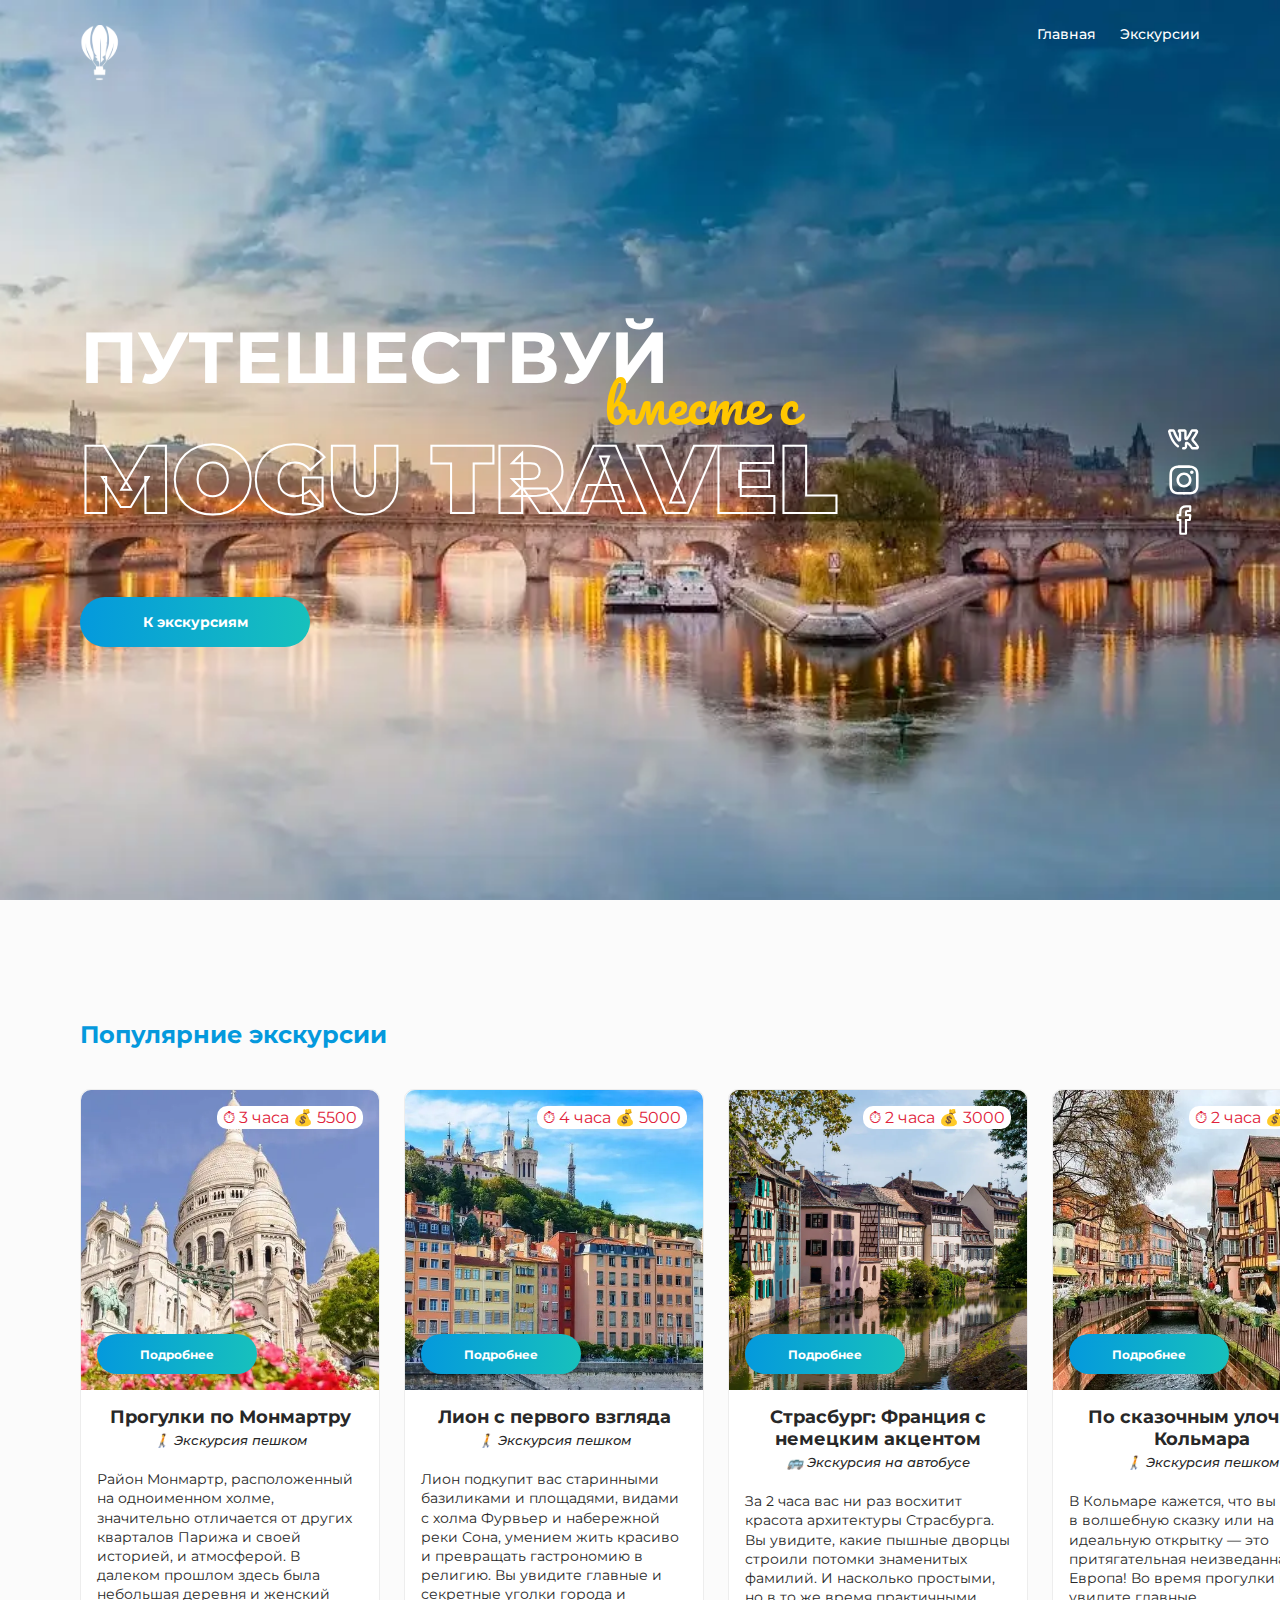
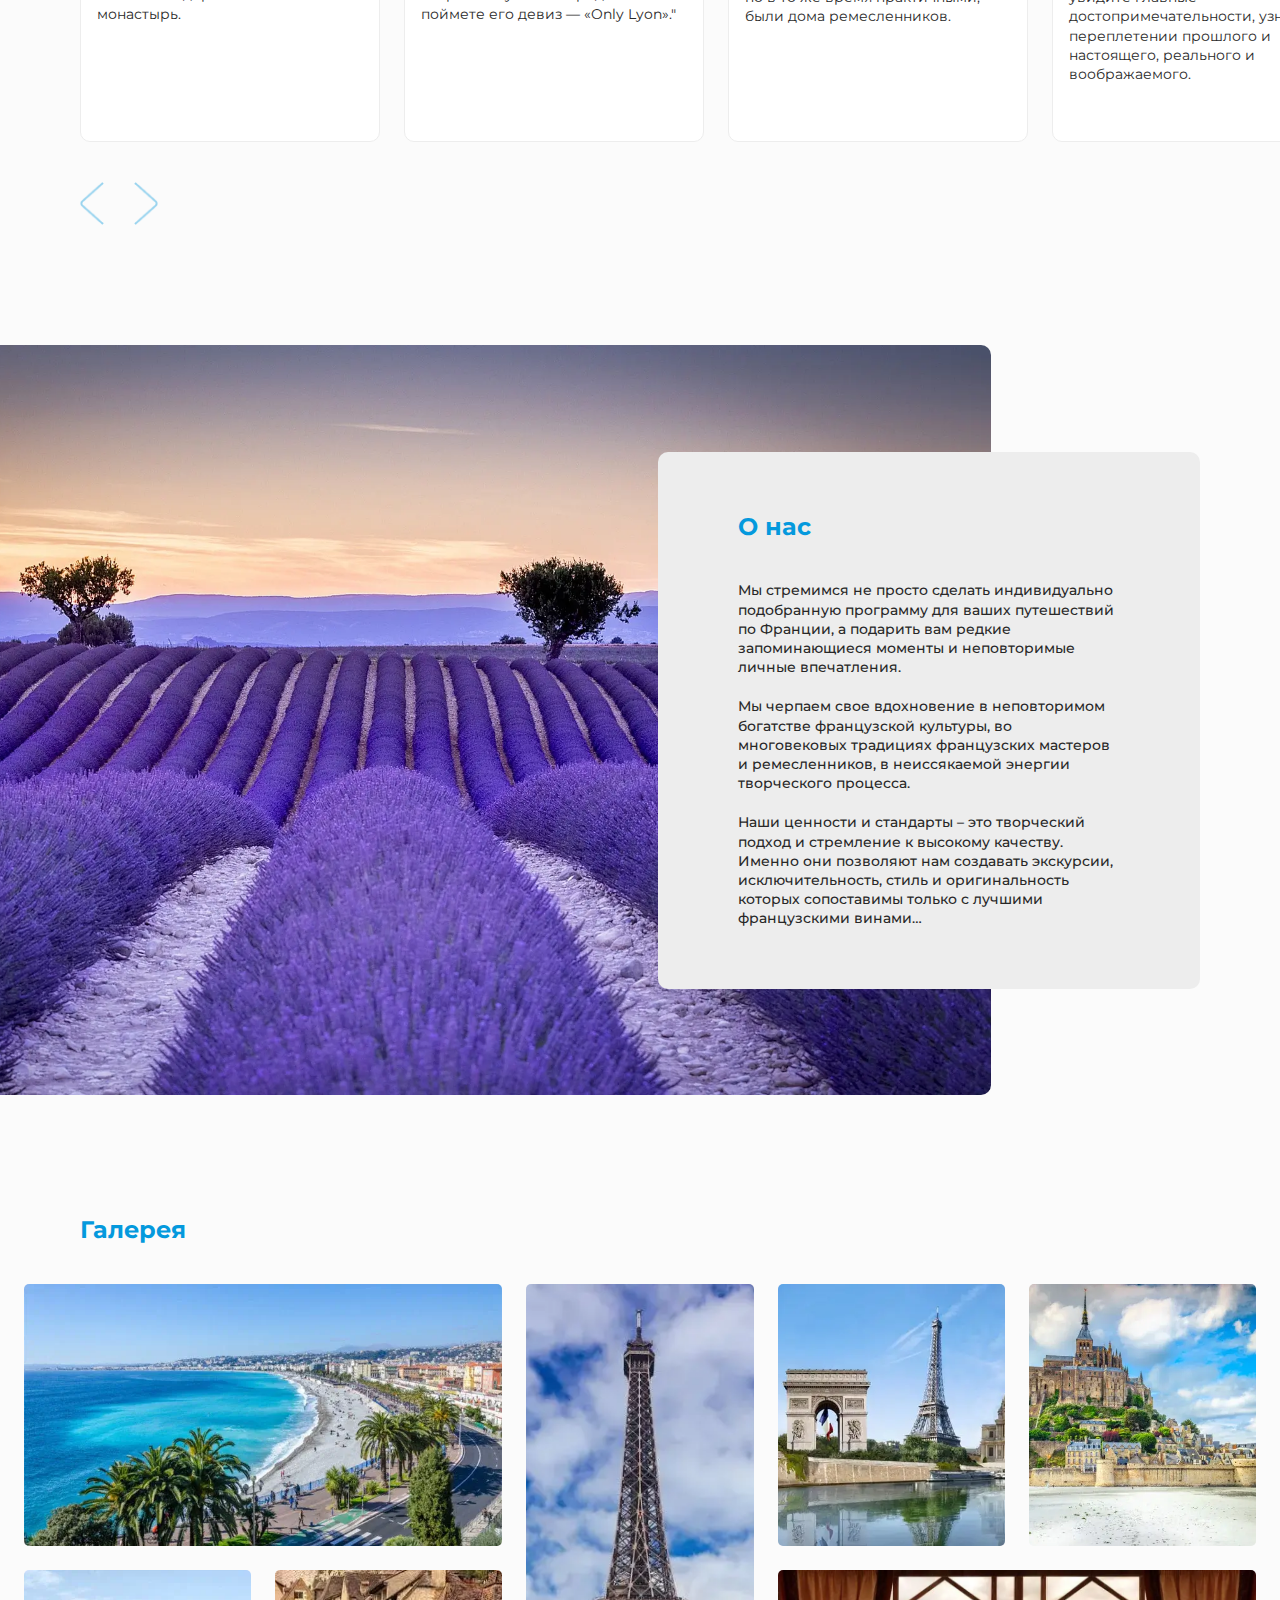
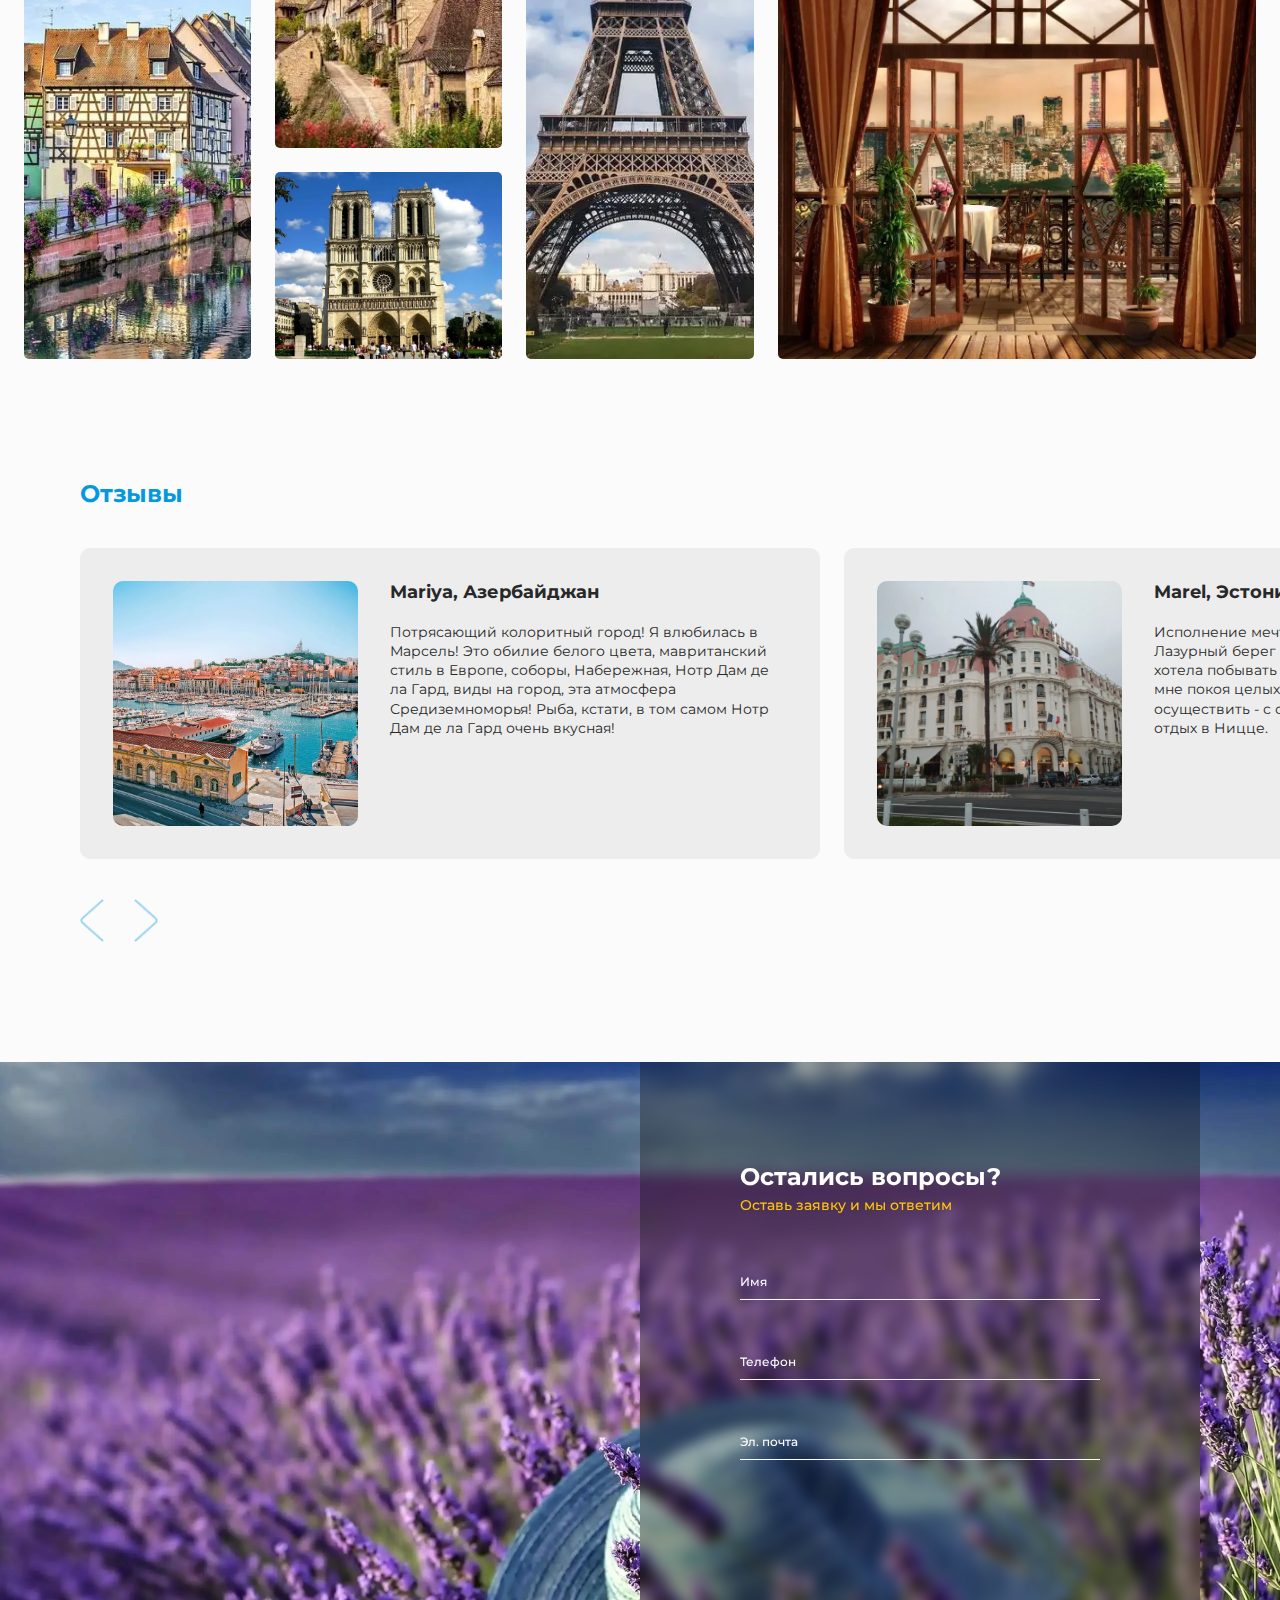
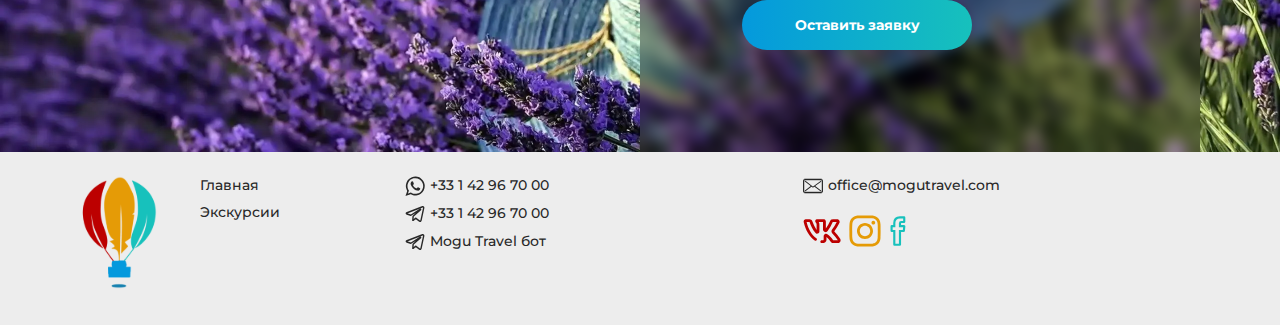
<file: index.html>
<!DOCTYPE html>
<html lang="ru">
  <head>
    <meta charset="UTF-8" />
    <meta http-equiv="X-UA-Compatible" content="IE=edge" />
    <meta name="viewport" content="width=device-width, initial-scale=1.0" />
    <meta
      name="description"
      content="Planning a trip to France? Visit our Mogu-Travel Agency website to discover the best excursions. Developed as a team project at ITGirlSchool."
    />
    <link
      rel="preload"
      fetchpriority="high"
      as="image"
      href="/assets/img/cite.webp"
      type="image/webp"
    />
    <link rel="stylesheet" href="assets/css/styles.css" />
    <link rel="stylesheet" href="assets/css/index.css" />
    <link
      rel="apple-touch-icon"
      sizes="114x114"
      href="assets/favicon/apple-touch-icon.png"
    />
    <link
      rel="icon"
      type="image/png"
      sizes="32x32"
      href="assets/favicon/favicon-32x32.png"
    />
    <link
      rel="icon"
      type="image/png"
      sizes="16x16"
      href="assets/favicon/favicon-16x16.png"
    />
    <link rel="manifest" href="assets/favicon/site.webmanifest" />
    <link
      rel="mask-icon"
      href="assets/favicon/safari-pinned-tab.svg"
      color="#5bbad5"
    />
    <meta name="msapplication-TileColor" content="#2b5797" />
    <meta name="theme-color" content="#ffffff" />
    <title>Mogu Travel</title>
  </head>
  <body>
    <div class="wrapper">
      <header class="header header_intro">
        <a href="#" class="header__logo">
          <img src="assets/img/logo-white.svg" alt="Company logo" />
        </a>
        <div class="header__menu menu">
          <div class="menu__burger">
            <span></span>
          </div>
          <nav class="menu__body">
            <ul class="menu__list">
              <li>
                <a class="menu__link" href="#">Главная</a>
              </li>
              <li>
                <a class="menu__link" href="filter.html">Экскурсии</a>
              </li>
            </ul>
          </nav>
        </div>
        <div class="header__title">
          <div class="header__title_inner">
            <div class="header__title_up">ПУТЕШЕСТВУЙ</div>
            <div class="header__title_mid">вместе с</div>
            <div class="header__title_down">MOGU TRAVEL</div>
            <div class="header__title_button button button_big">
              <a href="filter.html">К экскурсиям</a>
            </div>
          </div>
          <div class="header__title_media">
            <a href="https://vk.com" target="_blank"
              ><img
                src="assets/img/vkontakte_logo_white.svg"
                alt="Vkontakte"
                class="header__vkontakte"
            /></a>
            <a href="https://www.instagram.com" target="_blank"
              ><img
                src="assets/img/instagram_logo_white.svg"
                alt="Instagram"
                class="header__instagram"
            /></a>
            <a
              href="https://m.facebook.com/login/?locale2=ru_RU"
              target="_blank"
              ><img
                src="assets/img/facebook_logo_white.svg"
                alt="Facebook"
                class="header__facebook"
            /></a>
          </div>
        </div>
      </header>
      <main class="main">
        <section class="excursions">
          <h2 class="excursions__title">Популярние экскурсии</h2>
          <div class="excursions__container slider-container">
            <div class="excursion__card card">
              <div class="excursion__image">
                <span class="excursion__discount-tag">
                  &#9201; 3 часа &#128176; 5500
                </span>
                <picture>
                  <source
                    srcset="./assets/img/monmartre.webp"
                    type="image/webp"
                  />
                  <img
                    src="./assets/img/monmartre.png"
                    srcset="./assets/img/monmartre.png"
                    alt="Monmartre"
                    class="excursion__thumb"
                  />
                </picture>
                <button class="excursion__button button">Подробнее</button>
              </div>
              <div class="excursion__info">
                <div class="excursion__info_title">
                  <h3 class="excursion__info_brand">Прогулки по Монмартру</h3>
                  <span class="excursion__info_type"
                    >&#128694; Экскурсия пешком</span
                  >
                </div>
                <div class="excursion__info_description">
                  Район Монмартр, расположенный на одноименном холме,
                  значительно отличается от других кварталов Парижа и своей
                  историей, и атмосферой. В далеком прошлом здесь была небольшая
                  деревня и женский монастырь.
                </div>
              </div>
            </div>
            <div class="excursion__card card">
              <div class="excursion__image">
                <span class="excursion__discount-tag">
                  &#9201; 4 часа &#128176; 5000
                </span>
                <picture>
                  <source srcset="./assets/img/lyon.webp" type="image/webp" />
                  <img
                    src="./assets/img/lyon.png"
                    srcset="./assets/img/lyon.png"
                    alt="Lyon"
                    class="excursion__thumb"
                  />
                </picture>
                <button class="excursion__button button">Подробнее</button>
              </div>
              <div class="excursion__info">
                <div class="excursion__info_title">
                  <h3 class="excursion__info_brand">Лион с первого взгляда</h3>
                  <span class="excursion__info_type"
                    >&#128694; Экскурсия пешком</span
                  >
                </div>
                <div class="excursion__info_description">
                  Лион подкупит вас старинными базиликами и площадями, видами с
                  холма Фурвьер и набережной реки Сона, умением жить красиво и
                  превращать гастрономию в религию. Вы увидите главные и
                  секретные уголки города и поймете его девиз — «Only Lyon»."
                </div>
              </div>
            </div>
            <div class="excursion__card card">
              <div class="excursion__image">
                <span class="excursion__discount-tag">
                  &#9201; 2 часа &#128176; 3000
                </span>
                <picture>
                  <source
                    srcset="./assets/img/strasbourg.webp"
                    type="image/webp"
                  />
                  <img
                    src="./assets/img/strasbourg.png"
                    srcset="./assets/img/strasbourg.png"
                    alt="Strasbourg"
                    class="excursion__thumb"
                  />
                </picture>
                <button class="excursion__button button">Подробнее</button>
              </div>
              <div class="excursion__info">
                <div class="excursion__info_title">
                  <h3 class="excursion__info_brand">
                    Страсбург: Франция с немецким акцентом
                  </h3>
                  <span class="excursion__info_type"
                    >&#128652; Экскурсия на автобусе</span
                  >
                </div>
                <div class="excursion__info_description">
                  За 2 часа вас ни раз восхитит красота архитектуры Страсбурга.
                  Вы увидите, какие пышные дворцы строили потомки знаменитых
                  фамилий. И насколько простыми, но в то же время практичными,
                  были дома ремесленников.
                </div>
              </div>
            </div>
            <div class="excursion__card card">
              <div class="excursion__image">
                <span class="excursion__discount-tag">
                  &#9201; 2 часа &#128176; 3500
                </span>
                <picture>
                  <source srcset="./assets/img/colmar.webp" type="image/webp" />
                  <img
                    src="./assets/img/colmar.png"
                    srcset="./assets/img/colmar.png"
                    alt="Colmar"
                    class="excursion__thumb"
                  />
                </picture>
                <button class="excursion__button button">Подробнее</button>
              </div>
              <div class="excursion__info">
                <div class="excursion__info_title">
                  <h3 class="excursion__info_brand">
                    По сказочным улочкам Кольмара
                  </h3>
                  <span class="excursion__info_type"
                    >&#128694; Экскурсия пешком</span
                  >
                </div>
                <div class="excursion__info_description">
                  В Кольмаре кажется, что вы попали в волшебную сказку или на
                  идеальную открытку — это притягательная неизведанная Европа!
                  Во время прогулки вы увидите главные достопримечательности,
                  узнаете о переплетении прошлого и настоящего, реального и
                  воображаемого.
                </div>
              </div>
            </div>
            <div class="excursion__card card">
              <div class="excursion__image">
                <span class="excursion__discount-tag">
                  &#9201; 3 часа &#128176; 5000
                </span>
                <picture>
                  <source
                    srcset="./assets/img/marseilles.webp"
                    type="image/webp"
                  />
                  <img
                    src="./assets/img/marseilles.png"
                    srcset="./assets/img/marseilles.png"
                    alt="Marseilles"
                    class="excursion__thumb"
                  />
                </picture>
                <button class="excursion__button button">Подробнее</button>
              </div>
              <div class="excursion__info">
                <div class="excursion__info_title">
                  <h3 class="excursion__info_brand">
                    Правда и выдумки о Марселе
                  </h3>
                  <span class="excursion__info_type"
                    >&#128652; Экскурсия на автобусе</span
                  >
                </div>
                <div class="excursion__info_description">
                  Марсель настолько разнообразен и непостижим, что жители и
                  гости города создают собственные образы этого места. На
                  экскурсии вы поймете, что из этого — правда, что —
                  предубеждение, а что — местная легенда. Ощутите загадочность
                  города, совместившего в себе французские, итальянские и
                  восточные традиции.
                </div>
              </div>
            </div>
            <div class="excursion__card card">
              <div class="excursion__image">
                <span class="excursion__discount-tag">
                  &#9201; 2 часа &#128176; 4000
                </span>
                <picture>
                  <source
                    srcset="./assets/img/montpellier.webp"
                    type="image/webp"
                  />
                  <img
                    src="./assets/img/montpellier.png"
                    srcset="./assets/img/montpellier.png"
                    alt="Montpellier"
                    class="excursion__thumb"
                  />
                </picture>
                <button class="excursion__button button">Подробнее</button>
              </div>
              <div class="excursion__info">
                <div class="excursion__info_title">
                  <h3 class="excursion__info_brand">
                    Монпелье — открыть настоящую Южную Францию
                  </h3>
                  <span class="excursion__info_type"
                    >&#128694; Экскурсия пешком</span
                  >
                </div>
                <div class="excursion__info_description">
                  Гуляя по малоизвестному Монпелье, вы узнаете о его богатом
                  торговом, духовном и интеллектуальном прошлом, увидите
                  старейшие еврейские бани, первый ботанический сад страны и
                  факультет, на котором учился Нострадамус, попробуете местные
                  деликатесы и дополните представление об обаятельном Юге
                  Франции.
                </div>
              </div>
            </div>
            <div class="excursion__card card">
              <div class="excursion__image">
                <span class="excursion__discount-tag">
                  &#9201; 4 часа &#128176; 6000
                </span>
                <picture>
                  <source
                    srcset="./assets/img/versailles.webp"
                    type="image/webp"
                  />
                  <img
                    src="./assets/img/versailles.png"
                    srcset="./assets/img/versailles.png"
                    alt="Versailles"
                    class="excursion__thumb"
                  />
                </picture>
                <button class="excursion__button button">Подробнее</button>
              </div>
              <div class="excursion__info">
                <div class="excursion__info_title">
                  <h3 class="excursion__info_brand">Многоликий Версаль</h3>
                  <span class="excursion__info_type"
                    >&#128694; Экскурсия пешком</span
                  >
                </div>
                <div class="excursion__info_description">
                  Версаль — это не только знаменитый королевский дворец и
                  живописные сады, но и улочки антикваров, ухоженные дома,
                  изысканные бутики, уютные кондитерские и оживленные рынки. Я
                  помогу раскрыть все грани этого удивительного города и понять,
                  что значит «дышать воздухом Версаля Франции.
                </div>
              </div>
            </div>
            <div class="excursion__card card">
              <div class="excursion__image">
                <span class="excursion__discount-tag">
                  &#9201; 2 часа &#128176; 7000
                </span>
                <picture>
                  <source srcset="./assets/img/rouen.webp" type="image/webp" />
                  <img
                    src="./assets/img/rouen.png"
                    srcset="./assets/img/rouen.png"
                    alt="Rouen"
                    class="excursion__thumb"
                  />
                </picture>
                <button class="excursion__button button">Подробнее</button>
              </div>
              <div class="excursion__info">
                <div class="excursion__info_title">
                  <h3 class="excursion__info_brand">
                    Руан — средневековые врата в Нормандию
                  </h3>
                  <span class="excursion__info_type"
                    >&#128694; Экскурсия пешком</span
                  >
                </div>
                <div class="excursion__info_description">
                  В многогранном Руане каждый находит что-то свое, «для души». И
                  я вам в этом помогу. Вы не только услышите множество
                  любопытных фактов о бесстрашных викингах, отважной Жанне д’Арк
                  и тайной символике готических соборов, но и увидите места,
                  которые любили Клод Моне и Гюстав Флобер.
                </div>
              </div>
            </div>
            <div class="excursion__card card">
              <div class="excursion__image">
                <span class="excursion__discount-tag">
                  &#9201; 2 часа &#128176; 3000
                </span>
                <picture>
                  <source srcset="./assets/img/paris.webp" type="image/webp" />
                  <img
                    src="./assets/img/paris.png"
                    srcset="./assets/img/paris.png"
                    alt="Paris"
                    class="excursion__thumb"
                  />
                </picture>
                <button class="excursion__button button">Подробнее</button>
              </div>
              <div class="excursion__info">
                <div class="excursion__info_title">
                  <h3 class="excursion__info_brand">
                    Ежедневная прогулка по Парижу
                  </h3>
                  <span class="excursion__info_type"
                    >&#128694; Экскурсия пешком</span
                  >
                </div>
                <div class="excursion__info_description">
                  На нашей дружеской прогулке вы познакомитесь с нетривиальной
                  историей Парижа, окунетесь в романтическую атмосферу города и
                  взглянете на него глазами местных жителей. Мы не только
                  прогуляемся по достопримечательностям, с которых начинается
                  Париж, но и расскажем о жизни в столице, о французском
                  менталитете и самых вкусных местах города!
                </div>
              </div>
            </div>
            <div class="excursion__card card">
              <div class="excursion__image">
                <span class="excursion__discount-tag">
                  &#9201; 3 часа &#128176; 4000
                </span>
                <picture>
                  <source srcset="./assets/img/nice.webp" type="image/webp" />
                  <img
                    src="./assets/img/nice.png"
                    srcset="./assets/img/nice.png"
                    alt="Nice"
                    class="excursion__thumb"
                  />
                </picture>
                <button class="excursion__button button">Подробнее</button>
              </div>
              <div class="excursion__info">
                <div class="excursion__info_title">
                  <h3 class="excursion__info_brand">
                    Ницца: любовь с первого взгляда
                  </h3>
                  <span class="excursion__info_type"
                    >&#128694; Экскурсия пешком</span
                  >
                </div>
                <div class="excursion__info_description">
                  Любовь к городу, как и любовь вообще, — сложное,
                  многосоставное чувство. Я покажу Ниццу такой, какой её любят
                  местные жители и обожают приезжие. Вы убедитесь, что здесь
                  царит обеспеченность — вовсе не публики, давно облюбовавшей
                  Французскую ривьеру, но богатство истории и культуры.
                </div>
              </div>
            </div>
          </div>
          <div class="excursions__controls controls">
            <div class="controls_arrow pre-btn">
              <img src="assets/img/arrow-right.png" alt="arrow-icon" />
            </div>
            <div class="controls_arrow nxt-btn">
              <img src="assets/img/arrow-right.png" alt="arrow-icon" />
            </div>
          </div>
        </section>
        <section class="about">
          <div class="about__image">
            <picture class="about__image-pic">
              <source
                srcset="./assets/img/francelavandaabout.webp"
                type="image/webp"
              />
              <img
                src="./assets/img/francelavandaabout.png"
                srcset="./assets/img/francelavandaabout.png"
                alt="lavender field"
                class="about__image-pic"
              />
            </picture>
          </div>
          <div class="about__block">
            <h2 class="about__title">О нас</h2>
            <p class="about__text">
              Мы стремимся не просто сделать индивидуально подобранную программу
              для ваших путешествий по Франции, а подарить вам редкие
              запоминающиеся моменты и неповторимые личные впечатления.
            </p>
            <p class="about__text">
              Мы черпаем свое вдохновение в неповторимом богатстве французской
              культуры, во многовековых традициях французских мастеров и
              ремесленников, в неиссякаемой энергии творческого процесса.
            </p>
            <p class="about__text">
              Наши ценности и стандарты – это творческий подход и стремление к
              высокому качеству. Именно они позволяют нам создавать экскурсии,
              исключительность, стиль и оригинальность которых сопоставимы
              только с лучшими французскими винами…
            </p>
          </div>
        </section>
        <section class="gallery">
          <h2 class="gallery__title">Галерея</h2>
          <div class="gallery__container">
            <picture class="gallery__img1">
              <source srcset="./assets/img/01.webp" type="image/webp" />
              <img
                src="./assets/img/01.png"
                srcset="./assets/img/01.png"
                alt="French Riviera"
              />
            </picture>
            <picture class="gallery__img2">
              <source srcset="./assets/img/02.webp" type="image/webp" />
              <img
                src="./assets/img/02.png"
                srcset="./assets/img/02.png"
                alt="Strasbourg"
              />
            </picture>
            <picture class="gallery__img3">
              <source srcset="./assets/img/03.webp" type="image/webp" />
              <img
                src="./assets/img/03.png"
                srcset="./assets/img/03.png"
                alt="Rouen"
              />
            </picture>
            <picture class="gallery__img4">
              <source srcset="./assets/img/04.webp" type="image/webp" />
              <img
                src="./assets/img/04.png"
                srcset="./assets/img/04.png"
                alt="Notre Dame"
              />
            </picture>
            <picture class="gallery__img5">
              <source srcset="./assets/img/05.webp" type="image/webp" />
              <img
                src="./assets/img/05.png"
                srcset="./assets/img/05.png"
                alt="Eiffel Tower"
              />
            </picture>
            <picture class="gallery__img6">
              <source srcset="./assets/img/06.webp" type="image/webp" />
              <img
                src="./assets/img/06.png"
                srcset="./assets/img/06.png"
                alt="Paris"
              />
            </picture>
            <picture class="gallery__img7">
              <source srcset="./assets/img/07.webp" type="image/webp" />
              <img
                src="./assets/img/07.png"
                srcset="./assets/img/07.png"
                alt="Mont Saint Michel"
              />
            </picture>
            <picture class="gallery__img8">
              <source srcset="./assets/img/08.webp" type="image/webp" />
              <img
                src="./assets/img/08.png"
                srcset="./assets/img/08.png"
                alt="Strasbourg"
              />
            </picture>
          </div>
        </section>
        <section class="reviews">
          <h2 class="reviews__title">Отзывы</h2>
          <div class="reviews__container slider-container">
            <div class="reviews__card card">
              <div class="reviews__image">
                <picture>
                  <source
                    srcset="./assets/img/marseilles.webp"
                    type="image/webp"
                  />
                  <img
                    src="./assets/img/marseilles.png"
                    srcset="./assets/img/marseilles.png"
                    alt="Marseilles"
                  />
                </picture>
              </div>
              <div class="reviews__info">
                <h3 class="reviews__info_name">Mariya, Азербайджан</h3>
                <div class="reviews__info_text">
                  Потрясающий колоритный город! Я влюбилась в Марсель! Это
                  обилие белого цвета, мавританский стиль в Европе, соборы,
                  Набережная, Нотр Дам де ла Гард, виды на город, эта атмосфера
                  Средиземноморья! Рыба, кстати, в том самом Нотр Дам де ла Гард
                  очень вкусная!
                </div>
              </div>
            </div>
            <div class="reviews__card card">
              <div class="reviews__image">
                <picture>
                  <source srcset="./assets/img/nice.webp" type="image/webp" />
                  <img
                    src="./assets/img/nice.png"
                    srcset="./assets/img/nice.png"
                    alt="Nice"
                  />
                </picture>
              </div>
              <div class="reviews__info">
                <h3 class="reviews__info_name">Marel, Эстония</h3>
                <div class="reviews__info_text">
                  Исполнение мечты - путешествие во Францию. Лазурный берег
                  покорил мое ♥. Как же долго я хотела побывать во Франции! Эта
                  мечта не давала мне покоя целых 20 лет, и вот, в 2019 я смогла
                  ее осуществить - с супругом мы провели июльский отдых в Ницце.
                </div>
              </div>
            </div>
            <div class="reviews__card card">
              <div class="reviews__image">
                <picture>
                  <source srcset="./assets/img/rouen.webp" type="image/webp" />
                  <img
                    src="./assets/img/rouen.png"
                    srcset="./assets/img/rouen.png"
                    alt="Rouen"
                  />
                </picture>
              </div>
              <div class="reviews__info">
                <h3 class="reviews__info_name">Helena, Казахстан</h3>
                <div class="reviews__info_text">
                  Всегда хотелось увидеть своими глазами шикарнейший собор Руана
                  — Собор Руанской Богоматери. И вот этот час настал. Поверьте,
                  это того стоит. По моему мнению он просто шикарный, как будто
                  из кружев сделан. Да и в самом Руане есть что посмотреть…
                </div>
              </div>
            </div>
            <div class="reviews__card card">
              <div class="reviews__image">
                <picture>
                  <source
                    srcset="./assets/img/strasbourg.webp"
                    type="image/webp"
                  />
                  <img
                    src="./assets/img/strasbourg.png"
                    srcset="./assets/img/strasbourg.png"
                    alt="Strasbourg"
                  />
                </picture>
              </div>
              <div class="reviews__info">
                <h3 class="reviews__info_name">Larabi, Литва</h3>
                <div class="reviews__info_text">
                  Много раз Страсбург переходил от Германии к Франции и
                  наоборот. И всё-таки для меня он — Франция, местами даже было
                  ощущение Парижа. В Страсбурге. мы ещё не были. Отзывы были от
                  восторженных до негативных. В негативные отзывы верить не
                  хотелось, хотелось в сказочную Францию. Вот и решили: едем.
                </div>
              </div>
            </div>
          </div>
          <div class="reviews__controls controls">
            <div class="controls_arrow pre-btn">
              <img src="assets/img/arrow-right.png" alt="arrow-icon" />
            </div>
            <div class="controls_arrow nxt-btn">
              <img src="assets/img/arrow-right.png" alt="arrow-icon" />
            </div>
          </div>
        </section>
        <section class="contacts">
          <div class="contacts__form_wrapper">
            <form
              class="contacts__form form"
              method="post"
              action="https://itgirlschool.com/form-handler"
              enctype="multipart/form-data"
              id="contactForm"
              name="contactForm"
              novalidate
            >
              <h2 class="form__title">
                Остались вопросы?
                <span class="form__subtitle">Оставь заявку и мы ответим</span>
              </h2>
              <div class="form__inputs">
                <input
                  type="text"
                  id="userName"
                  name="userName"
                  class="field"
                  value=""
                  placeholder="Имя"
                  minlength="1"
                  maxlength="40"
                  pattern="^[\-a-zA-Zа-яА-Я'\s]+$"
                  autocomplete="given-name"
                  required
                />
                <span class="form__inputs_error userName__Required"></span>
                <input
                  type="tel"
                  id="userPhone"
                  name="userPhone"
                  class="field"
                  value=""
                  placeholder="Телефон"
                  minlength="3"
                  maxlength="30"
                  pattern="^[0-9\+]{1,}[0-9\-.\(\)\s]{3,29}$"
                  autocomplete="tel"
                  required
                />
                <span class="form__inputs_error userPhone__Required"></span>
                <input
                  type="email"
                  id="userEmail"
                  name="userEmail"
                  class="field"
                  value=""
                  placeholder="Эл. почта"
                  minlength="7"
                  maxlength="254"
                  pattern="^((([0-9A-Za-z]{1}[\-0-9A-z.]{0,30}[0-9A-Za-z]?)|([0-9А-Яа-я]{1}[\-0-9А-я.]{0,30}[0-9А-Яа-я]?))@([\-A-Za-z]{1,}\.){1,}[\-A-Za-z]{2,14})$"
                  autocomplete="email"
                  required
                />
                <span class="form__inputs_error userEmail__Required"></span>
              </div>
              <div class="form__inputs_success" id="successMessage"></div>
              <button
                id="formBtn"
                class="form__button button button_big"
                type="submit"
              >
                Оставить заявку
              </button>
            </form>
          </div>
        </section>
      </main>
      <footer class="footer">
        <a href="index.html" class="footer__logo">
          <img src="assets/img/footer_logo_color.svg" alt="Company logo" />
        </a>
        <div class="footer__social">
          <a href="https://vk.com" target="_blank"
            ><img
              src="assets/img/vkontakte_logo.svg"
              alt="Vkontakte"
              class="footer__vkontakte"
          /></a>
          <a href="https://www.instagram.com" target="_blank"
            ><img
              src="assets/img/instagram_logo.svg"
              alt="Instagram"
              class="footer__instagram"
          /></a>
          <a href="https://m.facebook.com/login/?locale2=ru_RU" target="_blank"
            ><img
              src="assets/img/facebook_logo.svg"
              alt="Facebook"
              class="footer__facebook"
          /></a>
        </div>
        <div class="footer__menu">
          <ul class="menu">
            <li><a href="index.html">Главная</a></li>
            <li><a href="filter.html">Экскурсии</a></li>
          </ul>
          <ul class="tels">
            <li>
              <img src="assets/img/whatsapp.svg" alt="whatsapp" />
              <a href="https://wa.me/+33142967000" target="_blank"
                >+33 1 42 96 70 00</a
              >
            </li>
            <li>
              <img src="assets/img/telegram.svg" alt="telegram" />
              <a href="https://telegram.im/@USERNAME" target="_blank"
                >+33 1 42 96 70 00</a
              >
            </li>
            <li>
              <img src="assets/img/telegram.svg" alt="telegram" />
              <a href="https://telegram.im/@USERNAME" target="_blank"
                >Mogu Travel бот</a
              >
            </li>
            <li class="social_mail">
              <img src="assets/img/email.svg" alt="email" />
              <a href="mailto:office@mogutravel.com">office@mogutravel.com</a>
            </li>
          </ul>
          <ul class="footer__social_big">
            <li>
              <img src="assets/img/email.svg" alt="email" />
              <a href="mailto:office@mogutravel.com">office@mogutravel.com</a>
            </li>
            <li class="footer__social_big-icons">
              <a href="https://vk.com" target="_blank"
                ><img
                  src="assets/img/vkontakte_logo.svg"
                  alt="Vkontakte"
                  class="footer__vkontakte"
              /></a>
              <a href="https://www.instagram.com" target="_blank"
                ><img
                  src="assets/img/instagram_logo.svg"
                  alt="Instagram"
                  class="footer__instagram"
              /></a>
              <a
                href="https://m.facebook.com/login/?locale2=ru_RU"
                target="_blank"
                ><img
                  src="assets/img/facebook_logo.svg"
                  alt="Facebook"
                  class="footer__facebook"
              /></a>
            </li>
          </ul>
        </div>
      </footer>
    </div>
    <script src="assets/js/index.js"></script>
  </body>
</html>
</file>
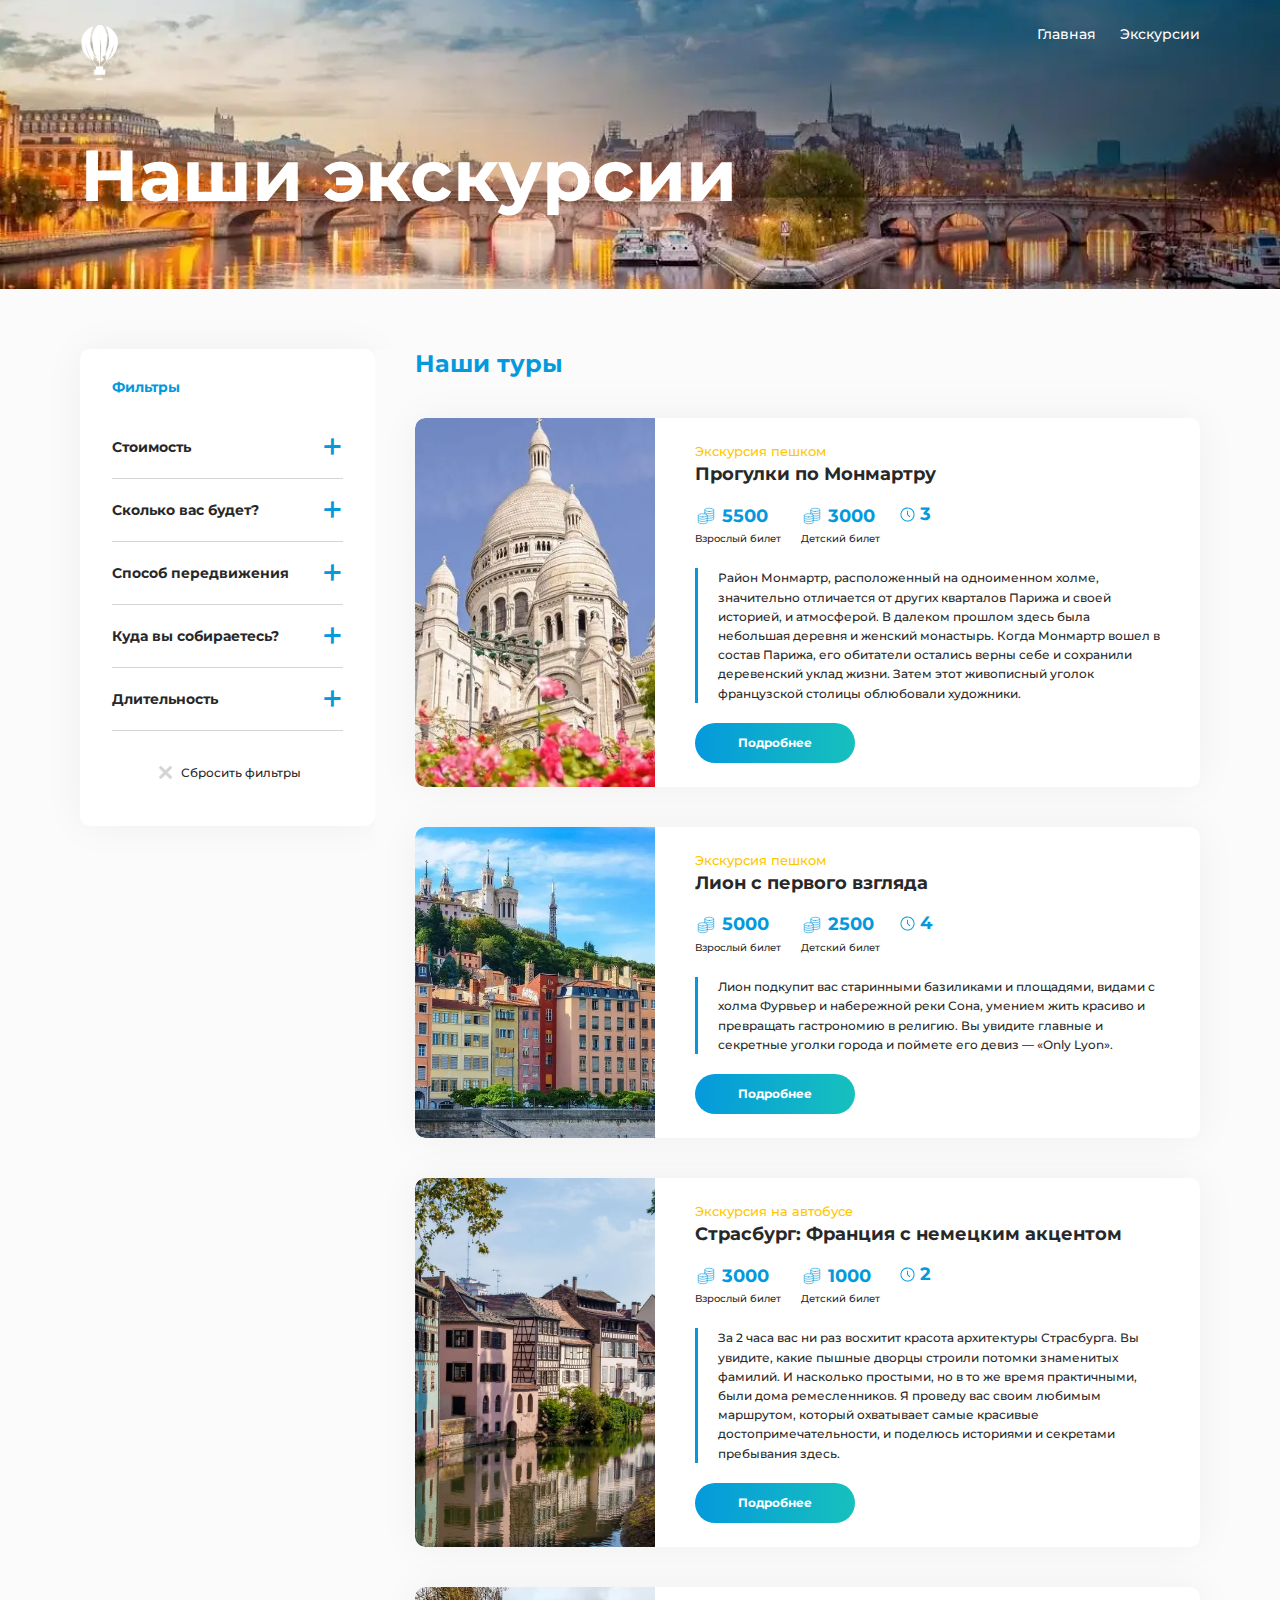
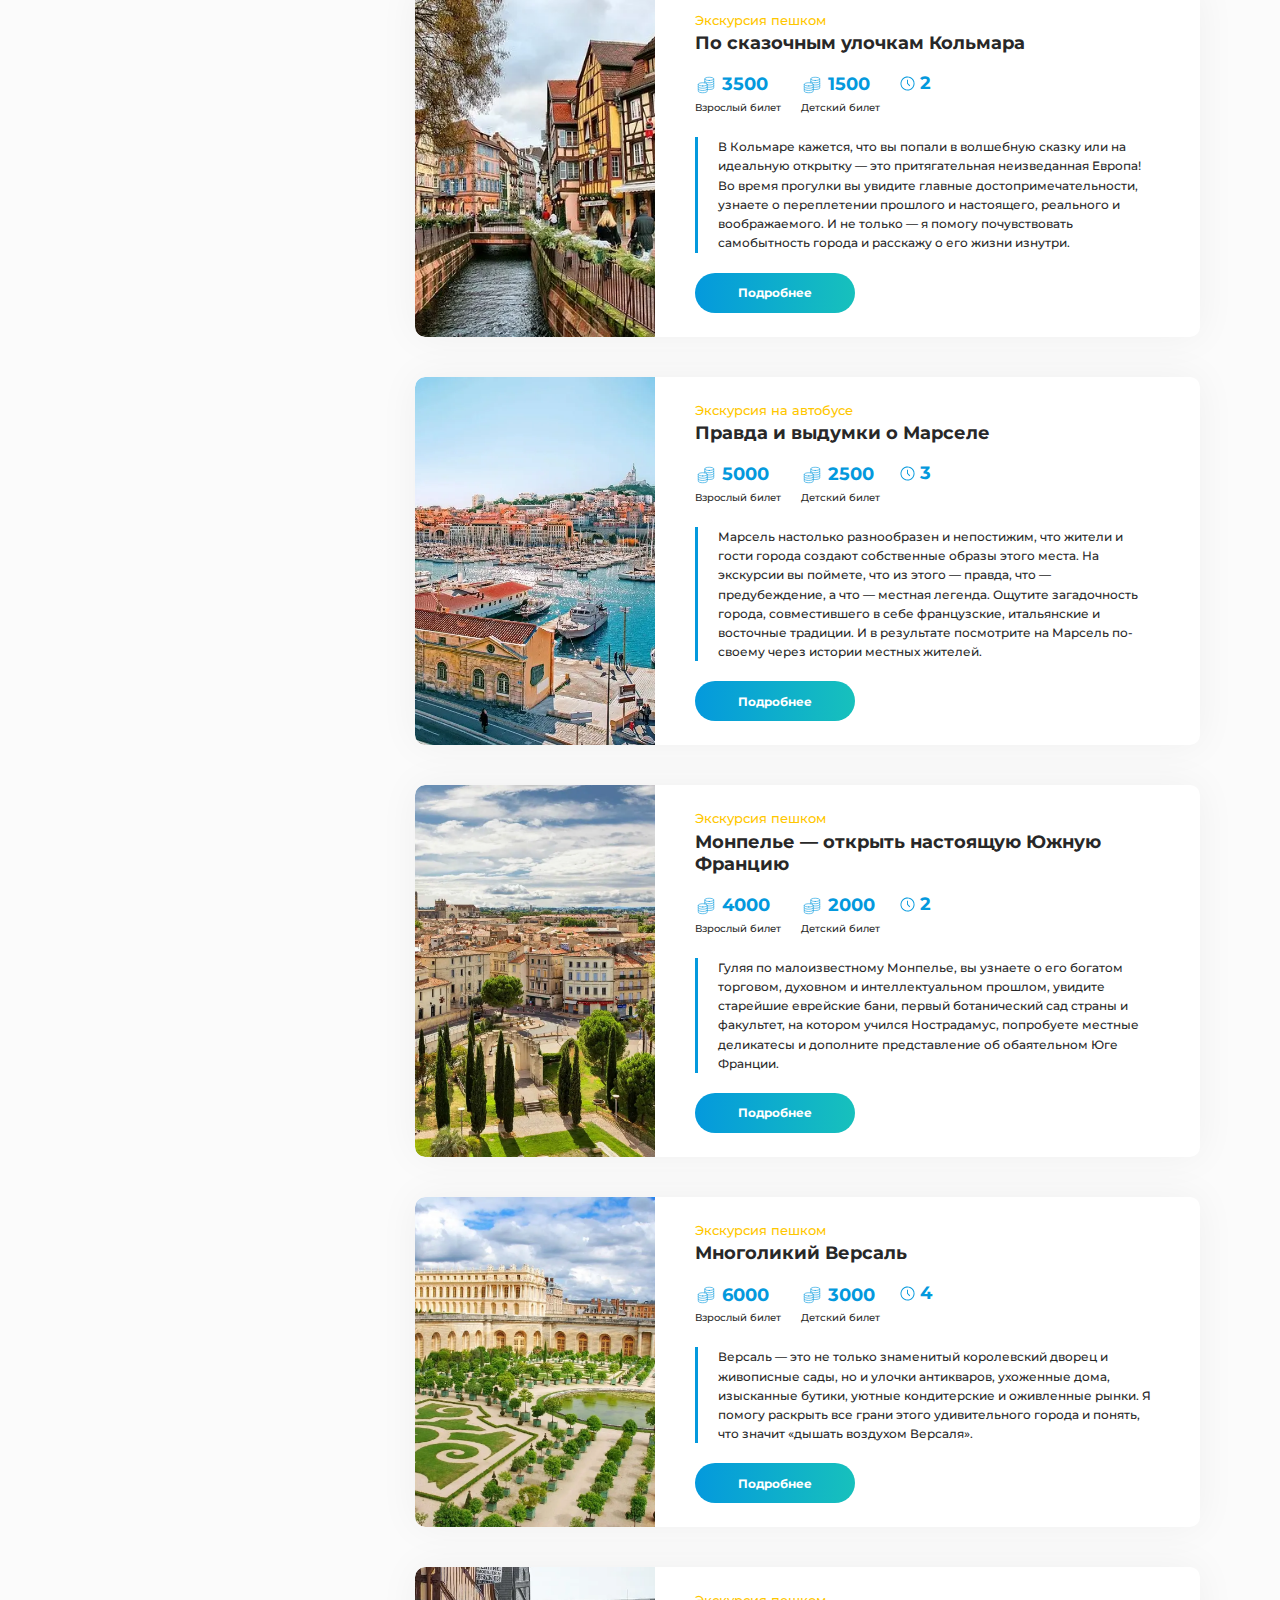
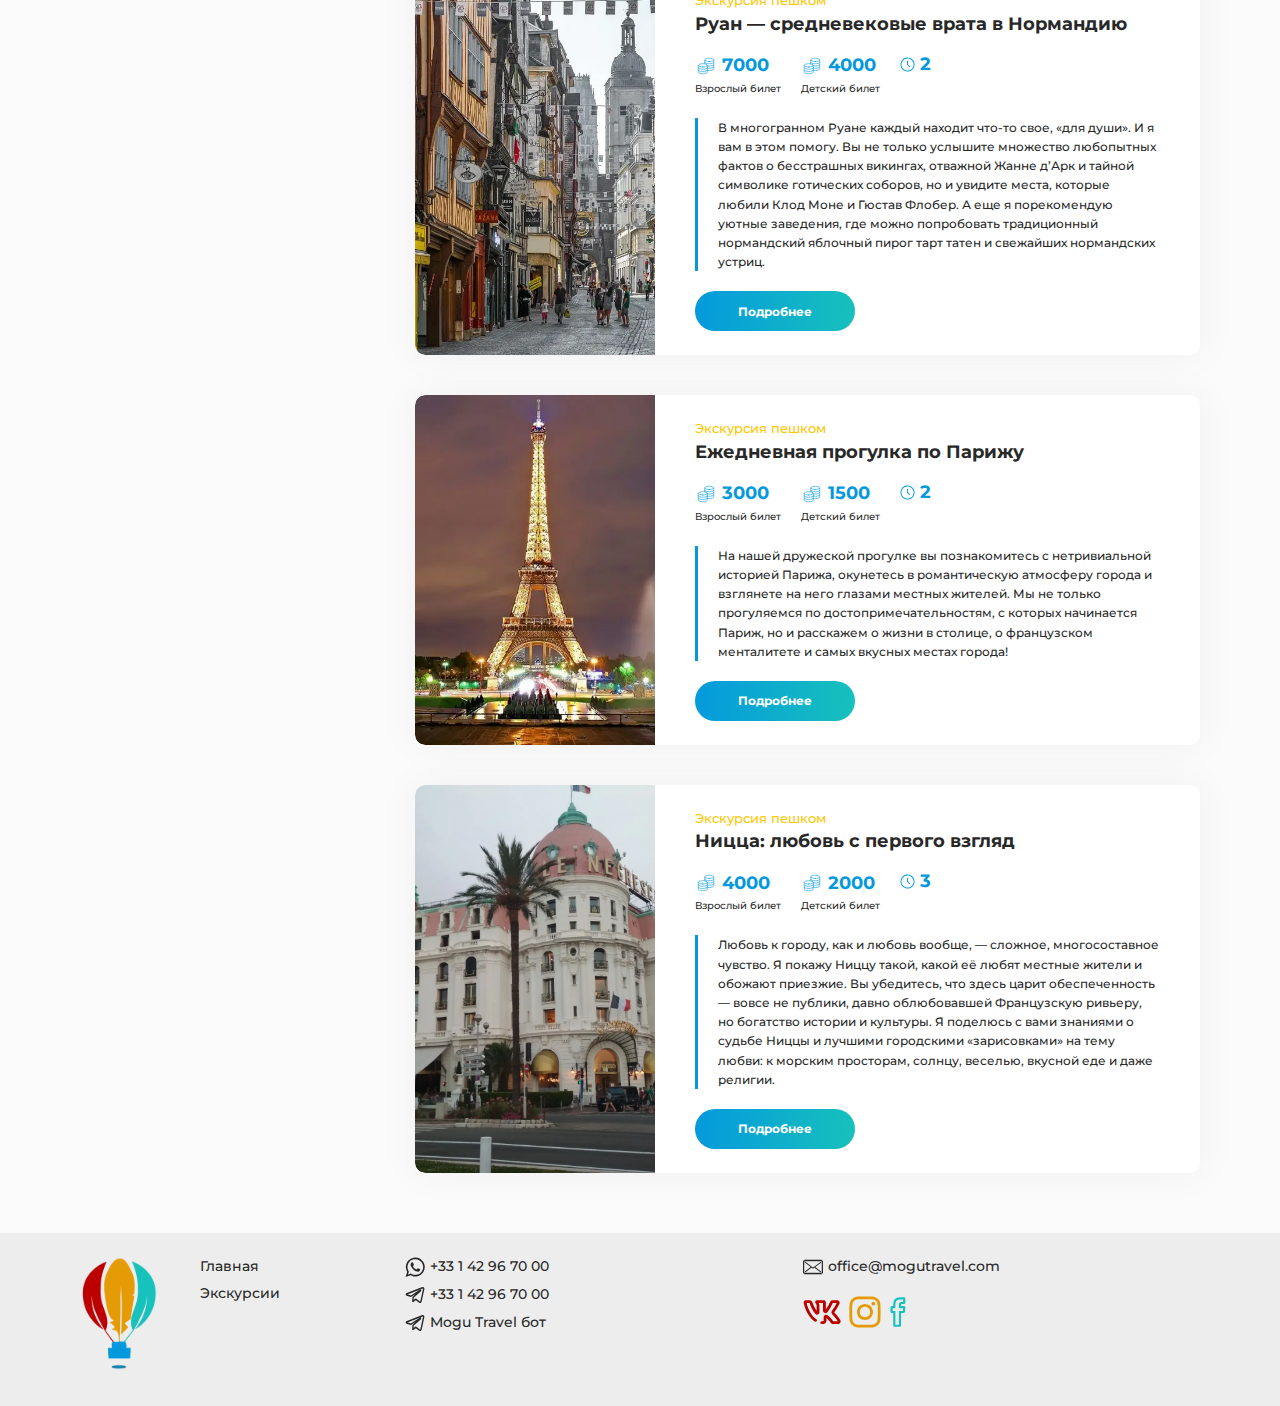
<file: filter.html>
<!DOCTYPE html>
<html lang="ru">
  <head>
    <meta charset="UTF-8" />
    <meta http-equiv="X-UA-Compatible" content="IE=edge" />
    <meta name="viewport" content="width=device-width, initial-scale=1.0" />
    <meta
      name="description"
      content="Planning a trip to France? Visit our Mogu-Travel Agency website to discover the best excursions. Developed as a team project at ITGirlSchool."
    />
    <link
      rel="preload"
      fetchpriority="high"
      as="image"
      href="/assets/img/cite.webp"
      type="image/webp"
    />
    <link rel="stylesheet" href="assets/css/styles.css" />
    <link rel="stylesheet" href="assets/css/filter.css" />
    <link
      rel="apple-touch-icon"
      sizes="114x114"
      href="assets/favicon/apple-touch-icon.png"
    />
    <link
      rel="icon"
      type="image/png"
      sizes="32x32"
      href="assets/favicon/favicon-32x32.png"
    />
    <link
      rel="icon"
      type="image/png"
      sizes="16x16"
      href="assets/favicon/favicon-16x16.png"
    />
    <link rel="manifest" href="assets/favicon/site.webmanifest" />
    <link
      rel="mask-icon"
      href="assets/favicon/safari-pinned-tab.svg"
      color="#5bbad5"
    />
    <meta name="msapplication-TileColor" content="#2b5797" />
    <meta name="theme-color" content="#ffffff" />
    <title>Mogu Travel</title>
  </head>

  <body>
    <div class="wrapper">
      <header class="header header_filter">
        <a href="index.html" class="header__logo">
          <img src="assets/img/logo-white.svg" alt="Company logo" />
        </a>
        <div class="header__menu menu">
          <div class="menu__burger">
            <span></span>
          </div>
          <nav class="menu__body">
            <ul class="menu__list">
              <li>
                <a class="menu__link" href="index.html">Главная</a>
              </li>
              <li>
                <a class="menu__link" href="#">Экскурсии</a>
              </li>
            </ul>
          </nav>
        </div>
        <h1 class="header__title header__title_filter">Наши экскурсии</h1>
      </header>
      <main class="main">
        <aside class="sidebar">
          <h2 class="sidebar__title">Фильтры</h2>
          <div class="sidebar__filter filter" id="filters">
            <div class="filter__item">
              <div class="filter__item_subtitle">
                <h3>Стоимость</h3>
                <span class="filter__item_spoiler">×</span>
              </div>
              <div class="filter__item_content filter__price">
                <div class="filter__price_inputs">
                  <input
                    type="number"
                    id="pricemin"
                    step="500"
                    class="filter-input filter-price"
                  />
                  <input
                    type="number"
                    id="pricemax"
                    step="500"
                    class="filter-input filter-price"
                  />
                </div>
                <div class="filter__price_range">
                  <span class="filter-slider-track"></span>
                  <input
                    type="range"
                    id="rangemin"
                    class="filter-range"
                    min="0"
                    max="10000"
                  />
                  <input
                    type="range"
                    id="rangemax"
                    class="filter-range"
                    min="0"
                    max="10000"
                  />
                </div>
              </div>
            </div>
            <div class="filter__item">
              <div class="filter__item_subtitle">
                <h3>Сколько вас будет?</h3>
                <span class="filter__item_spoiler">×</span>
              </div>
              <div class="filter__item_content filter__quantity">
                <span onclick="changeQuantity('minus')">−</span>
                <input
                  id="nbpers"
                  value="1"
                  type="number"
                  min="1"
                  class="filter-input"
                />
                <span onclick="changeQuantity('plus')">+</span>
                <div id="persons">человек</div>
              </div>
            </div>
            <div class="filter__item">
              <div class="filter__item_subtitle">
                <h3>Способ передвижения</h3>
                <span class="filter__item_spoiler">×</span>
              </div>
              <div class="filter__item_content filter__transport" id="type">
                <label for="bus"
                  ><input type="radio" id="bus" value="bus" name="extype" />На
                  автобусе</label
                >
                <label for="foot"
                  ><input
                    type="radio"
                    id="foot"
                    value="foot"
                    name="extype"
                  />Пешком</label
                >
              </div>
            </div>
            <div class="filter__item">
              <div class="filter__item_subtitle">
                <h3>Куда вы собираетесь?</h3>
                <span class="filter__item_spoiler">×</span>
              </div>
              <div class="filter__item_content filter__destination">
                <select id="dest" name="destination" class="filter-input">
                  <option value="">Выберите место</option>
                  <option value="versailles">Версаль</option>
                  <option value="colmar">Кольмар</option>
                  <option value="lyon">Лион</option>
                  <option value="marseille">Марсель</option>
                  <option value="monmartre">Монмарт</option>
                  <option value="montpellier">Монпелье</option>
                  <option value="nice">Ницца</option>
                  <option value="paris">Париж</option>
                  <option value="rouen">Руан</option>
                  <option value="strasbourg">Страсбург</option>
                </select>
              </div>
            </div>
            <div class="filter__item">
              <div class="filter__item_subtitle">
                <h3>Длительность</h3>
                <span class="filter__item_spoiler">×</span>
              </div>
              <div class="filter__item_content filter__duration" id="duration">
                <label for="2hours"
                  ><input
                    type="checkbox"
                    name="duration"
                    id="2hours"
                    value="2"
                  />2 ч.</label
                >
                <label for="3hours"
                  ><input
                    type="checkbox"
                    name="duration"
                    id="3hours"
                    value="3"
                  />3 ч.</label
                >
                <label for="4hours"
                  ><input
                    type="checkbox"
                    name="duration"
                    id="4hours"
                    value="4"
                  />4 ч.</label
                >
              </div>
            </div>
          </div>
          <div class="sidebar__result" id="result"></div>
          <div class="sidebar__reset">
            <span>×</span>
            Сбросить фильтры
          </div>
        </aside>
        <div class="excursions">
          <h2 class="excursions__title">Наши туры</h2>
          <div class="excursions__container" id="excursions__container"></div>
        </div>
      </main>
      <footer class="footer">
        <a href="index.html" class="footer__logo">
          <img
            class="footer__img"
            src="assets/img/footer_logo_color.svg"
            alt="Company logo"
          />
        </a>
        <div class="footer__social">
          <a href="https://vk.com" target="_blank"
            ><img
              src="assets/img/vkontakte_logo.svg"
              alt="Vkontakte"
              class="footer__vkontakte"
          /></a>
          <a href="https://www.instagram.com" target="_blank"
            ><img
              src="assets/img/instagram_logo.svg"
              alt="Instagram"
              class="footer__instagram"
          /></a>
          <a
            href="https://m.facebook.com/login/?locale2=ru_RU"
            target="_blank"
            class="footer__facebook"
            ><img src="assets/img/facebook_logo.svg" alt="Facebook"
          /></a>
        </div>
        <div class="footer__menu">
          <ul class="menu">
            <li><a href="index.html">Главная</a></li>
            <li><a href="filter.html">Экскурсии</a></li>
          </ul>
          <ul class="tels">
            <li>
              <img src="assets/img/whatsapp.svg" alt="whatsapp" />
              <a href="https://wa.me/+33142967000" target="_blank"
                >+33 1 42 96 70 00</a
              >
            </li>
            <li>
              <img src="assets/img/telegram.svg" alt="telegram" />
              <a href="https://telegram.im/@USERNAME" target="_blank"
                >+33 1 42 96 70 00</a
              >
            </li>
            <li>
              <img src="assets/img/telegram.svg" alt="telegram" />
              <a href="https://telegram.im/@USERNAME" target="_blank"
                >Mogu Travel бот</a
              >
            </li>
            <li class="social_mail">
              <img src="assets/img/email.svg" alt="email" />
              <a href="mailto:office@mogutravel.com">office@mogutravel.com</a>
            </li>
          </ul>
          <ul class="footer__social_big">
            <li>
              <img src="assets/img/email.svg" alt="email" /><a
                href="mailto:office@mogutravel.com"
                >office@mogutravel.com</a
              >
            </li>
            <li class="footer__social_big-icons">
              <a href="https://vk.com" target="_blank"
                ><img
                  src="assets/img/vkontakte_logo.svg"
                  alt="Vkontakte"
                  class="footer__vkontakte"
              /></a>
              <a href="https://www.instagram.com" target="_blank"
                ><img
                  src="assets/img/instagram_logo.svg"
                  alt="Instagram"
                  class="footer__instagram"
              /></a>
              <a
                href="https://m.facebook.com/login/?locale2=ru_RU"
                target="_blank"
                ><img
                  src="assets/img/facebook_logo.svg"
                  alt="Facebook"
                  class="footer__facebook"
              /></a>
            </li>
          </ul>
        </div>
      </footer>
    </div>
    <script src="assets/js/filter.js"></script>
  </body>
</html>
</file>
<file: assets/css/index.css>
/* ---- FILTER PAGE STYLES ---- */
/** ---- Header Section ---- **/
.header {
  min-height: 100vh;
}

.header__title_inner {
  display: flex;
  flex-direction: column;
  justify-content: center;
  align-items: flex-start;
  max-width: 340px;
  font-family: "Montserrat", sans-serif;
  color: white;
  text-align: left;
}

.header__title_up {
  font-size: 36px;
  font-weight: 700;
  line-height: 44px;
}

.header__title_mid {
  font-family: "Pacifico";
  font-size: 36px;
  font-weight: 400;
  line-height: 14px;
  text-align: left;
  color: #ffc700;
  align-self: flex-end;
}

.header__title_down {
  font-size: 72px;
  font-weight: 900;
  line-height: 65px;
  color: transparent;
  -webkit-text-stroke: 2px #ffffff;
  padding-top: 15px;
}

.header__title_media {
  position: absolute;
  right: 0;
  bottom: 0;
  display: flex;
  flex-direction: column;
  align-items: center;
  justify-content: center;
}

.header__title_media a {
  display: flex;
  flex-direction: column;
  justify-content: center;
  align-items: center;
  height: 32px;
  width: 32px;
  margin: 4px 0;
  cursor: pointer;
  transition: transform 0.3s;
}

.header__title_media a:hover {
  transform: scale(1.3);
  transition: transform 0.3s;
}

.header__title_button {
  margin-top: 90px;
}

@media screen and (min-width: 768px) {
  .header__title_inner {
    max-width: 450px;
  }

  .header__title_up {
    font-size: 48px;
  }

  .header__title_down {
    font-size: 96px;
    line-height: 85px;
  }

  .header__title_media {
    top: auto;
    bottom: auto;
  }
}

@media screen and (min-width: 1024px) {
  .header__title_inner {
    max-width: 760px;
  }

  .header__title_up {
    font-size: 72px;
    line-height: 88px;
  }

  .header__title_mid {
    font-size: 52px;
    line-height: 4px;
    margin-right: 42px;
  }

  .header__title_down {
    line-height: 117px;
  }

  .header__title_button {
    width: 230px;
    margin-top: 60px;
  }
}

/** ---- Main Section ---- **/
.main {
  grid-area: main;
  display: grid;
  grid-template-areas:
    "excursions"
    "about"
    "gallery"
    "reviews"
    "contacts";
}

/*** Popular Excursions ---- ***/
.excursions {
  grid-area: excursions;
  display: grid;
  grid-template: 1fr / minmax(1.5rem, 1fr) minmax(auto, 1120px) minmax(
      1.5rem,
      1fr
    );
}

.excursions__title {
  grid-column: 2;
}

.excursions__container {
  grid-column: 2/4;
  display: grid;
  grid-template-columns: repeat(10, minmax(auto, 360px));
  grid-auto-rows: 1fr;
  gap: 24px;
  padding-right: 1.5rem;
  overflow-x: auto;
  cursor: grab;
  scroll-behavior: smooth;
}

.excursions__container::-webkit-scrollbar {
  display: none;
}

.excursion__card {
  display: grid;
  grid-template: 300px 1fr / 1fr;
  background: #ffffff;
  min-width: 300px;
  border-radius: 10px;
  border: 1px solid #ededed;
}

.excursion__image {
  position: relative;
  width: 100%;
  border-radius: 10px 10px 0px 0px;
  overflow: hidden;
}

.excursion__discount-tag {
  position: absolute;
  right: 16px;
  top: 16px;
  color: #e02139;
  background: #fff;
  padding: 2px 6px;
  border-radius: 10px;
  text-align: center;
  z-index: 2;
}

.excursion__thumb {
  position: relative;
  width: 100%;
  height: 100%;
  object-fit: cover;
}

.excursion__button {
  position: absolute;
  bottom: 16px;
  left: 16px;
}

.excursion__info {
  display: grid;
  grid-template-rows: auto 1fr;
  width: 100%;
  padding: 16px;
}

.excursion__info_title {
  margin: 0px 0px 20px;
  text-align: center;
  overflow: hidden;
}

.excursion__info_brand {
  font-size: 18px;
  font-weight: 700;
  margin: 0px 0px 2px;
}

.excursion__info_type {
  font-size: 13px;
  font-weight: 500;
  font-style: italic;
}

.excursion__info_description {
  width: 100%;
  font-size: 14px;
}

@media screen and (min-width: 1024px) {
  .excursions__container {
    cursor: auto;
  }
}

/*** About Us ---- ***/
.about {
  grid-area: about;
  display: grid;
  grid-template: 1fr / minmax(1.5rem, 1fr) minmax(auto, 1120px) minmax(
      1.5rem,
      1fr
    );
  align-items: center;
  overflow-x: hidden;
}

.about__image {
  grid-column: 1/3;
  position: relative;
  right: 100px;
  width: 100%;
  height: auto;
  min-height: 704px;
  z-index: 1;
}

.about__image-pic,
.about__image-pic {
  position: absolute;
  top: 0;
  right: 0;
  width: 100%;
  height: 100%;
  object-fit: cover;
  border-radius: 0px 10px 10px 0px;
}

.about__block {
  grid-column: 2/3;
  position: absolute;
  right: 0;
  width: 100%;
  max-width: 380px;
  background: #ededed;
  padding: 42px 30px;
  border-radius: 10px;
  z-index: 2;
}

.about__text {
  font-family: "Montserrat", sans-serif;
  font-size: 14px;
  font-weight: 500;
  text-align: left;
}

.about__text:not(:last-of-type) {
  margin: 0px 0px 20px;
}

@media screen and (min-width: 768px) {
  .about__image {
    min-height: 750px;
    right: 190px;
  }

  .about__block {
    max-width: 494px;
    padding: 60px 40px;
  }
}

@media screen and (min-width: 1024px) {
  .about__image {
    right: 209px;
  }

  .about__block {
    max-width: 542px;
    padding: 60px 80px;
  }
}

/*** Gallery ---- ***/
.gallery {
  grid-area: gallery;
  display: grid;
  grid-template-columns: minmax(1.5rem, 1fr) minmax(auto, 1120px) minmax(
      1.5rem,
      1fr
    );
}

.gallery__title {
  grid-column: 2/3;
}

.gallery__container {
  grid-column: 1/4;
  display: grid;
  grid-gap: 1.5rem;
  padding: 0 1.5rem;
}

.gallery__container img,
.gallery__container picture {
  width: 100%;
  height: 100%;
  object-fit: cover;
  border-radius: 5px;
}

.gallery__img1 {
  grid-column: 1/3;
  grid-row: 3/4;
}

.gallery__img2 {
  display: none;
}

.gallery__img3 {
  display: none;
}

.gallery__img4 {
  display: none;
}

.gallery__img5 {
  grid-column: 1/2;
  grid-row: 1/3;
}

.gallery__img6 {
  display: block;
  grid-column: 2/3;
  grid-row: 2/3;
}

.gallery__img7 {
  display: block;
  grid-column: 2/3;
  grid-row: 1/2;
}

.gallery__img8 {
  display: none;
}

@media screen and (min-width: 768px) {
  .gallery__img1 {
    display: block;
    grid-column: 1/3;
    grid-row: 1/2;
  }

  .gallery__img2 {
    display: block;
    grid-column: 1/1;
    grid-row: 2/4;
  }

  .gallery__img3 {
    display: block;
    grid-column: 2/3;
    grid-row: 2/3;
  }

  .gallery__img4 {
    display: block;
    grid-column: 2/3;
    grid-row: 3/4;
  }

  .gallery__img5 {
    display: block;
    grid-column: 3/3;
    grid-row: 1/4;
  }

  .gallery__img6 {
    display: none;
  }

  .gallery__img7 {
    display: none;
  }

  .gallery__img8 {
    display: none;
  }
}

@media screen and (min-width: 1024px) {
  .gallery__img1 {
    display: block;
    grid-column: 1/3;
    grid-row: 1/2;
  }

  .gallery__img2 {
    display: block;
    grid-column: 1/1;
    grid-row: 2/4;
  }

  .gallery__img3 {
    display: block;
    grid-column: 2/3;
    grid-row: 2/3;
  }

  .gallery__img4 {
    display: block;
    grid-column: 2/3;
    grid-row: 3/4;
  }

  .gallery__img5 {
    display: block;
    grid-column: 3/3;
    grid-row: 1/4;
  }

  .gallery__img6 {
    display: block;
    grid-column: 4/4;
    grid-row: 1/2;
  }

  .gallery__img7 {
    display: block;
    grid-column: 5/5;
    grid-row: 1/2;
  }

  .gallery__img8 {
    display: block;
    grid-column: 4/6;
    grid-row: 2/4;
  }
}

@media screen and (max-width: 450px) {
  .gallery {
    display: none;
  }
}

/*** Reviews ---- ***/
.reviews {
  grid-area: reviews;
  display: grid;
  grid-template: 1fr / minmax(1.5rem, 1fr) minmax(auto, 1120px) minmax(
      1.5rem,
      1fr
    );
}

.reviews__title {
  grid-column: 2;
}

.reviews__container {
  grid-column: 2/4;
  display: grid;
  grid-template-columns: repeat(4, minmax(auto, 360px));
  grid-auto-rows: 1fr;
  gap: 24px;
  padding-right: 1.5rem;
  overflow-x: auto;
  cursor: grab;
  scroll-behavior: smooth;
}

.reviews__container::-webkit-scrollbar {
  display: none;
}

.reviews__card {
  display: grid;
  grid-template: auto 1fr / 1fr;
  min-width: 280px;
  background: #ededed;
  padding: 24px;
  gap: 24px;
  border: 1px solid #ededed;
  border-radius: 10px;
}

.reviews__image {
  position: relative;
  width: 80px;
  height: 80px;
}

.reviews__image img {
  width: 100%;
  height: 100%;
  object-fit: cover;
  border-radius: 10px;
}

.reviews__info {
  overflow-wrap: break-word;
}

.reviews__info_name {
  margin-bottom: 20px;
  word-break: break-all;
}

.reviews__info_text {
  font-size: 12px;
}

@media screen and (min-width: 768px) {
  .reviews__container {
    grid-column: 2/4;
    display: grid;
    grid-template-columns: repeat(4, minmax(auto, 505px));
    grid-auto-rows: 1fr;
  }

  .reviews__card {
    display: grid;
    grid-template: 1fr / auto 1fr;
    min-width: 505px;
  }

  .reviews__image {
    position: relative;
    width: 168px;
    height: 168px;
  }

  .reviews__info_text {
    font-size: 14px;
  }
}

@media screen and (min-width: 1024px) {
  .reviews__container {
    grid-column: 2/4;
    display: grid;
    grid-template-columns: repeat(4, minmax(auto, 740px));
    grid-auto-rows: 1fr;
    cursor: auto;
  }

  .reviews__card {
    min-width: 740px;
    padding: 32px;
    gap: 32px;
  }

  .reviews__image {
    position: relative;
    width: 245px;
    height: 245px;
  }
}

/*** Contacts ---- ***/
.contacts {
  grid-area: contacts;
  position: relative;
  display: grid;
  grid-template: 1fr / minmax(1.5rem, 1fr) minmax(auto, 1120px) minmax(
      1.5rem,
      1fr
    );
  min-height: 640px;
  background-image: url(../img/contacts_bg.webp);
  background-position: center;
  background-size: cover;
}

.contacts__form_wrapper {
  grid-column: 2/3;
  display: grid;
  width: 100%;
  height: 100%;
  align-content: center;
  padding: 40px;
  margin-left: auto;
  background-color: rgba(0, 0, 0, 0.3);
  backdrop-filter: blur(7px);
}

@media screen and (min-width: 768px) {
  .contacts__form_wrapper {
    width: 75%;
    max-width: 400px;
  }
}

@media screen and (min-width: 1024px) {
  .contacts__form_wrapper {
    width: 50%;
    max-width: 560px;
    padding: 100px;
  }
}

.form {
  display: grid;
  width: 100%;
  height: 100%;
}

.form__title {
  color: #ffffff;
}

@media screen and (max-width: 450px) {
  .form__title {
    font-size: 20px;
  }
}

.form__subtitle {
  display: block;
  color: #ffc700;
  font-weight: 500;
  font-size: 14px;
}

.form__inputs {
  display: flex;
  flex-direction: column;
  justify-content: space-evenly;
  height: 100%;
  gap: 20px;
}

.form__inputs_error {
  font-weight: 400;
  font-size: 12px;
  color: #ffc700;
}

.form__inputs_success {
  text-align: center;
  font-size: 14px;
  font-weight: 500;
  color: #ffc700;
  margin: 20px 0px 0px;
}

@media screen and (min-width: 768px) {
  .form__inputs_success {
    margin: 40px 0px 0px;
  }
}

.form__inputs > input[type="text"],
.form__inputs > input[type="tel"],
.form__inputs > input[type="email"] {
  width: 100%;
  height: auto;
  min-height: 40px;
  color: #ffffff;
  background-color: inherit;
  padding: 5px 5px 0px 0px;
  border: 1px solid #ffffff;
  border-style: none none solid none;
  outline: none;
  -webkit-appearance: none;
  appearance: none;
}

.form__inputs > input[type="text"]::placeholder,
.form__inputs > input[type="tel"]::placeholder,
.form__inputs > input[type="email"]::placeholder {
  font-family: "Montserrat", sans-serif;
  font-size: 12px;
  font-weight: 500;
  color: #ffffff;
}

.form__button {
  justify-self: left;
  margin: 80px 2px 2px;
}

.form__button:hover {
  transform: none;
}

@media screen and (max-width: 767px) {
  .form__button {
    justify-self: center;
    margin: 40px 0px 0px;
  }
}
</file>
<file: assets/css/filter.css>
/* ---- FILTER PAGE STYLES ---- */
/** ---- Header Section ---- **/
@media screen and (max-width: 767px) {
  .header {
    min-height: 370px;
  }

  .header__title {
    font-size: 36px;
    font-weight: 700;
  }
}

@media screen and (min-width: 768px) {
  .header {
    min-height: 510px;
  }

  .header__title {
    font-size: 48px;
    font-weight: 700;
  }
}

@media screen and (min-width: 1024px) {
  .header {
    min-height: 289px;
  }

  .header__title {
    font-size: 72px;
    font-weight: 700;
    text-align: left;
  }
}

/** ---- Main Section ---- **/
.main {
  grid-area: main;
  display: grid;
  grid-template:
    auto 1fr / minmax(1.5rem, 1fr) minmax(auto, 1120px)
    minmax(1.5rem, 1fr);
  grid-template-areas:
    ". sidebar ."
    ". excursions .";
  align-items: start;
  margin: 60px 0;
}

@media screen and (min-width: 1024px) {
  .main {
    grid-area: main;
    display: grid;
    grid-template:
      1fr / minmax(1.5rem, 1fr) minmax(auto, 295px)
      minmax(auto, 825px) minmax(1.5rem, 1fr);
    grid-template-areas: ". sidebar excursions .";
  }
}

.sidebar {
  grid-area: sidebar;
  background: #ffffff;
  border-radius: 10px;
  box-shadow: 0px 0px 40px 0px rgba(0, 0, 0, 0.05);
  margin: 0px 0px 60px;
  padding: 24px 32px;
}

.sidebar__title {
  font-family: "Montserrat", sans-serif;
  color: #0499dd;
  font-size: 14px;
  font-weight: 700;
  margin-bottom: 2px;
}

.sidebar__filter {
  display: grid;
  margin-bottom: 12px;
}

.sidebar__result {
  display: flex;
  justify-content: center;
  font-size: 12px;
  color: #0499dd;
  margin: 20px 0px 12px;
}

.sidebar__reset {
  display: flex;
  align-items: center;
  justify-content: center;
  gap: 5px;
  margin: 0px 0px 20px;
  color: #282828;
  font-size: 12px;
  font-weight: 500;
  cursor: pointer;
}

.sidebar__reset span {
  color: #d4d4d4;
  font-weight: 500;
  font-size: 36px;
  transition: color 0.3s;
}

.sidebar__reset:hover span {
  color: #0499dd;
  transition: color 0.3s;
}

@media screen and (min-width: 768px) {
  .sidebar__filter {
    grid-template-columns: repeat(2, 1fr);
    column-gap: 40px;
  }

  .sidebar__title {
    text-align: center;
  }

  .filter__item:first-of-type {
    grid-column: span 2;
    max-width: 442px;
    min-width: 420px;
    justify-self: center;
    justify-content: center;
  }
}

@media screen and (min-width: 1024px) {
  .sidebar {
    margin: 0px 0px 32px;
  }

  .sidebar__title {
    text-align: left;
  }

  .sidebar__filter {
    grid-template-columns: 1fr;
  }

  .filter__item:first-of-type {
    grid-column: 1;
    max-width: 100%;
    min-width: auto;
    justify-self: auto;
    justify-content: space-between;
  }
}

/** ---- Filter Section ---- **/
.filter__item {
  display: flex;
  flex-direction: column;
  color: #282828;
  font-family: "Montserrat", sans-serif;
  font-weight: 500;
  font-size: 12px;
  padding: 20px 0px;
  border-bottom: solid 1px #d4d4d4;
}

.filter__item:first-of-type {
  padding: 32px 0px 20px;
}

.filter__item_subtitle {
  display: flex;
  align-items: center;
  justify-content: space-between;
  cursor: pointer;
}

.filter__item_subtitle h3 {
  color: #282828;
  font-size: 14px;
  font-weight: 700;
}

.filter__item_spoiler {
  color: #0499dd;
  font-weight: 500;
  font-size: 36px;
  transform: rotate(45deg);
  transition: all 0.3s ease 0s;
}

.filter__item_spoiler._close {
  transform: rotate(0deg);
}

.filter__item_content {
  display: none;
  margin: 20px 0px 0px;
}

.filter__item._visible .filter__item_content {
  display: flex;
}

.filter__price {
  flex-direction: column;
}

.filter__price_inputs {
  display: flex;
  flex-direction: row;
  justify-content: space-evenly;
}

.filter-input {
  text-align: center;
  padding: 8px 12px;
  background: #ffffff;
  border: 1px solid #d4d4d4;
  border-radius: 40px;
}

.filter-input:not(:last-of-type) {
  margin-right: 16px;
}

.filter__price_inputs {
  margin: 0px 0px 20px;
}

@media screen and (min-width: 1024px) {
  .filter__price_inputs {
    justify-content: space-between;
  }
}

.filter__price_inputs input {
  max-width: 105px;
}

.filter__price_range {
  position: relative;
  width: 100%;
  height: 5px;
  margin: 30px 0;
  background-color: #d4d4d4;
  border-radius: 40px;
}

.filter__price_range input {
  position: absolute;
  top: 50%;
  transform: translateY(-50%);
  width: 100%;
  background: none;
  pointer-events: none;
  appearance: none;
}

input[type="range"]::-webkit-slider-thumb {
  height: 25px;
  width: 25px;
  background: #ffffff;
  border-radius: 50%;
  border: 3px solid #ffffff;
  box-shadow: 0 2px 9px -2px rgba(0, 0, 0, 0.25);
  pointer-events: auto;
  appearance: none;
  cursor: pointer;
}

input[type="range"]::-moz-range-thumb {
  height: 25px;
  width: 25px;
  background: #ffffff;
  border-radius: 50%;
  border: 3px solid #ffffff;
  box-shadow: 0 2px 9px -2px rgba(0, 0, 0, 0.25);
  pointer-events: auto;
  -moz-appearance: none;
  cursor: pointer;
}

.filter-slider-track {
  height: 100%;
  position: absolute;
  background-color: #0499dd;
}

.filter__quantity {
  flex-direction: row;
  align-items: center;
  gap: 5px;
}

.filter__quantity input {
  width: 60px;
}

input[type="number"]::-webkit-outer-spin-button,
input[type="number"]::-webkit-inner-spin-button {
  -webkit-appearance: none;
  margin: 0;
}

#persons {
  margin-left: 8px;
}

.filter__quantity span {
  color: #0499dd;
  font-weight: 700;
  font-size: 18px;
  cursor: pointer;
}

.filter__transport,
.filter__duration {
  flex-direction: column;
  gap: 5px;
}

.filter__transport input,
.filter__duration input {
  margin-right: 5px;
}

.filter__transport label,
.filter__duration label {
  display: inline-flex;
}

.filter__destination select {
  width: 100%;
  max-width: 225px;
  text-align: left;
}

.filter__price_inputs input,
.filter__destination select,
.filter__destination select option {
  font-family: "Montserrat", sans-serif;
  font-size: 12px;
  font-weight: 500;
}

/** ---- Excursions Section ---- **/
.excursions {
  grid-area: excursions;
  background-color: #fbfbfb;
}

.excursions__title {
  color: #0499dd;
  font-family: "Montserrat", sans-serif;
  font-weight: 700;
  font-size: 24px;
  text-align: left;
  margin: 0px 0px 40px;
}

.excursions__container {
  display: grid;
  gap: 24px;
}

.excursion__item {
  display: flex;
  flex-direction: column;
  position: relative;
  width: 100%;
  background-color: #ffffff;
  border-radius: 10px;
  box-shadow: 0px 0px 40px 0px rgba(0, 0, 0, 0.05);
  overflow-x: hidden;
}

.excursion__img {
  position: relative;
  min-width: 240px;
}

.excursion__img img {
  width: 100%;
  border-radius: 10px 10px 0 0px;
  object-fit: cover;
}

.excursion__card {
  display: flex;
  flex-direction: column;
  padding: 24px 32px;
}

.excursion__category {
  color: #ffc700;
  font-size: 13px;
  font-weight: 500;
  margin-bottom: 2px;
}

.excursion__title {
  color: #282828;
  font-size: 18px;
  font-weight: 700;
  margin: 0px 0px 20px;
}

.excursion__info {
  display: flex;
  flex-direction: row;
  flex-wrap: wrap;
}

.excursion__info_price {
  color: #0499dd;
  font-size: 18px;
  font-weight: 700;
  text-align: left;
  margin-bottom: 20px;
}

.excursion__info_price:not(last-child) {
  margin-right: 20px;
}

.excursion__info_price i {
  margin-right: 5px;
}

.excursion__info_price div {
  display: flex;
  align-items: center;
  color: #0499dd;
  font-family: "Montserrat", sans-serif;
  font-weight: 700;
  font-size: 18px;
}

.excursion__info_price div img {
  width: 22px;
  height: 22px;
  margin-right: 5px;
}

.excursion__info_price div:last-child img {
  width: 15px;
  height: 15px;
  margin-right: 5px;
}

.excursion__info_price span {
  color: #282828;
  font-size: 10px;
  font-weight: 500;
}

.excursion__description {
  color: #282828;
  font-size: 12px;
  font-weight: 500;
  border-left: 3px solid #0499dd;
  padding-left: 20px;
  margin-bottom: 40px;
}

.excursion__buttons {
  display: block;
  margin-bottom: 16px;
}

@media screen and (min-width: 665px) {
  .excursion__item {
    display: flex;
    flex-direction: row;
  }

  .excursion__img {
    max-width: 240px;
  }

  .excursion__img img {
    width: 100%;
    height: 100%;
    border-radius: 10px 0 0 10px;
  }

  .excursion__card {
    display: flex;
    flex-direction: column;
    padding: 24px 40px;
  }

  .excursion__description {
    margin-bottom: 20px;
  }

  .excursion__buttons {
    display: flex;
    align-items: flex-end;
    margin-bottom: 0;
  }
}

@media screen and (min-width: 1024px) {
  .excursions {
    padding-left: 40px;
  }

  .excursions__container {
    gap: 40px;
  }
}
</file>
<file: assets/css/styles.css>
@import url("https://fonts.googleapis.com/css2?family=Montserrat:wght@400;500;700;900&family=Pacifico&display=swap");

/* ---- RESET BASE STYLES & BODY STYLES ---- */
* {
  margin: 0;
  padding: 0;
  border: none;
  font-weight: normal;
  position: relative;
}

*,
*::before,
*::after {
  -webkit-box-sizing: border-box;
  -moz-box-sizing: border-box;
  box-sizing: border-box;
}

html,
body {
  margin: 0;
  width: 100vw;
  min-width: 350px;
  min-height: 100vh;
  overflow-x: hidden;
}

html {
  background-color: #d4d4d4;
  scroll-behavior: smooth;
}

body {
  max-width: 1344px;
  margin: 0 auto;
  color: #282828;
  background-color: #fbfbfb;
  font-family: "Montserrat", sans-serif;
  font-size: 16px;
  font-weight: normal;
  line-height: 120%;
  text-rendering: optimizeLegibility;
  -webkit-font-smoothing: antialiased;
  -moz-osx-font-smoothing: grayscale;
  overscroll-behavior: none;
}

body._lock {
  position: fixed;
  overflow: hidden;
}

.wrapper {
  display: grid;
  grid-template: auto 1fr minmax(173px, auto) / 1fr;
  grid-template-areas:
    "header"
    "main"
    "footer";
  box-shadow: 0px 0px 40px 0px rgba(0, 0, 0, 0.05);
  min-height: 100vh;
}

img {
  max-width: 100%;
  vertical-align: top;
}

h1,
h2,
h3,
p {
  margin: 0;
  font-size: inherit;
  font-weight: inherit;
}

ul,
ol,
li {
  margin: 0;
  padding: 0;
  list-style: none;
}

/* ---- TYPO & COMPONENTS ---- */
h2 {
  font-family: "Montserrat", sans-serif;
  font-weight: 700;
  font-size: 24px;
  color: #0499dd;
  line-height: 29px;
  margin: 0px 0px 20px;
}

@media screen and (min-width: 768px) {
  h2 {
    margin: 0px 0px 40px;
  }
}

h3 {
  font-family: "Montserrat", sans-serif;
  font-weight: 700;
  font-size: 18px;
  color: #282828;
  line-height: 22px;
}

.button {
  display: flex;
  align-items: center;
  justify-content: center;
  height: 40px;
  min-width: 160px;
  border-radius: 40px;
  background: linear-gradient(93deg, #0499dd 0%, #17c1bc 100%);
  font-family: "Montserrat", sans-serif;
  font-weight: 700;
  font-size: 12px;
  color: #ffffff;
  text-align: center;
  text-decoration: none;
  transition: transform 0.3s;
  cursor: pointer;
}

.button_big {
  display: flex;
  height: 50px;
  min-width: 230px;
  font-size: 14px;
}

.button:hover {
  transform: scale(1.1);
  transition: transform 0.3s;
}

.button_big a {
  font-family: "Montserrat", sans-serif;
  font-weight: 700;
  font-size: 14px;
  color: #ffffff;
  text-align: center;
  text-decoration: none;
}

.controls {
  display: none;
}

@media screen and (pointer: fine) {
  .controls {
    grid-column: 2;
    display: flex;
    height: 43px;
    width: 108px;
    gap: 30px;
    margin-top: 40px;
  }
}

.controls_arrow {
  width: 24px;
  height: 43px;
}

.controls_arrow img {
  width: 100%;
  height: 100%;
  opacity: 0.4;
  cursor: pointer;
  transition: opacity 0.3s;
}

.controls_arrow img:hover,
.controls_arrow img:hover {
  opacity: 1;
  transition: opacity 0.3s;
}

.pre-btn {
  left: 0px;
  transform: rotate(180deg);
}

.nxt-btn {
  right: 0;
}

/** ---- HEADER SECTION STYLES ---- **/
.header {
  grid-area: header;
  display: grid;
  background: url(../img/cite.webp) 50% / cover no-repeat;
  grid-template:
    minmax(60px, auto) 1fr / minmax(1.5rem, 1fr) minmax(auto, 40px) minmax(
      auto,
      1080px
    )
    minmax(1.5rem, 1fr);
  grid-template-areas:
    ". header__logo header__menu ."
    ". header__title header__title .";
  padding: 1.5rem 0;
}

.header__logo {
  grid-area: header__logo;
  position: relative;
  width: 40px;
  transition: transform 0.3s;
  cursor: pointer;
  z-index: 5;
}

.header__logo:hover {
  transform: scale(1.1);
  transition: transform 0.3s;
}

.header__logo img {
  display: block;
  width: 40px;
  max-width: 100%;
  height: 57px;
  object-fit: cover;
}

.header__menu {
  grid-area: header__menu;
  display: grid;
  justify-items: end;
  align-content: space-between;
  overflow: hidden;
}

.header__title {
  grid-area: header__title;
  display: grid;
  font-family: "Montserrat", sans-serif;
  color: #ffffff;
  line-height: 100%;
  text-align: center;
  align-items: center;
}

.header__vkontakte {
  width: 32px;
  height: 32px;
}

.header__facebook,
.header__instagram {
  width: 30px;
  height: 30px;
}

/** ---- MOBILE-MENU SECTION STYLES ---- **/
@media screen and (max-width: 767px) {
  .menu__burger {
    display: grid;
    position: relative;
    align-items: center;
    justify-self: end;
    width: 40px;
    height: 27px;
    cursor: pointer;
    z-index: 5;
  }

  .menu__burger span,
  .menu__burger::before,
  .menu__burger::after {
    position: absolute;
    left: 0;
    height: 12%;
    width: 100%;
    background-color: #ffffff;
    border-radius: 20px;
    transition: all 0.3s ease 0s;
  }

  .menu__burger::before,
  .menu__burger::after {
    content: "";
  }

  .menu__burger::before {
    top: 0;
  }

  .menu__burger::after {
    bottom: 0;
  }

  .menu__burger span {
    top: 49%;
    transform: scale(1) translate(0px, -50%);
  }

  .menu__burger._active span {
    transform: scale(0) translate(0px, -50%);
  }

  .menu__burger._active::before {
    top: 50%;
    transform: rotate(-45deg) translate(0px, -80%);
  }

  .menu__burger._active::after {
    bottom: 50%;
    transform: rotate(45deg) translate(0px, 80%);
  }

  .menu__body {
    position: fixed;
    top: 0;
    right: -120%;
    width: 100%;
    height: 100%;
    background-color: #282828;
    padding: 150px 30px 30px;
    transition: right 0.3s ease 0s;
    overflow: auto;
    z-index: 4;
  }

  .menu__body._active {
    right: 0;
  }

  .menu__list {
    display: flex;
    flex-direction: column;
    align-items: center;
    list-style-type: none;
    padding-inline-start: 0px;
    overflow-x: hidden;
  }

  .menu__list li {
    margin: 0px 0px 60px;
  }

  .menu__list li:last-child {
    margin-bottom: 0px;
  }

  .menu__link {
    color: #ffffff;
    text-decoration: none;
  }
}

@media screen and (min-width: 768px) {
  .header__menu {
    align-items: center;
  }

  .menu__burger {
    display: none;
  }

  .menu__list {
    display: flex;
    flex-wrap: wrap;
    justify-content: end;
    align-items: center;
    padding-inline-start: 0px;
    list-style-type: none;
    transition: transform 0.3s;
  }

  .menu__link {
    font-family: "Montserrat", sans-serif;
    color: #ffffff;
    font-size: 14px;
    font-weight: 500;
    text-decoration: none;
    transition: color 0.3s linear;
    margin: 0px 0px 0px 24px;
  }

  .menu__link:hover {
    color: #ffc700;
    transition: color 0.3s linear;
  }
}

/** ---- MAIN SECTION STYLES ---- **/

section {
  margin: 120px 0 0;
}

/** ---- FOOTER SECTION STYLES ---- **/
.footer {
  grid-area: footer;
  display: grid;
  grid-template-columns:
    minmax(1.5rem, 1fr) minmax(auto, 1120px)
    minmax(1.5rem, 1fr);
  padding: 1.5rem 0;
  background-color: #ededed;
  font-size: 14px;
  overflow: hidden;
}

.footer__logo,
.footer__social,
.footer__menu {
  grid-column: 2;
}

.footer__logo {
  justify-self: center;
  max-width: 80px;
  cursor: pointer;
  transition: transform 0.3s;
}

.footer__logo img {
  width: 80px;
  max-width: 100%;
  height: 114px;
  object-fit: contain;
}

.footer__logo:hover {
  transform: scale(1.1);
  transition: transform 0.3s;
}

.footer__social {
  display: flex;
  justify-self: center;
  align-items: center;
  gap: 8px;
  margin: 16px 0px 60px;
  overflow: hidden;
}

.footer__menu {
  display: flex;
  flex-wrap: wrap;
  justify-content: space-between;
  overflow: hidden;
}

.footer__menu .menu {
  padding-right: 40px;
  margin-bottom: 20px;
  overflow: hidden;
}

.footer__social_big {
  display: none;
}

.footer__social li,
.footer__menu li,
.footer__social_big li {
  display: flex;
  align-items: center;
  color: #282828;
  list-style-type: none;
}

.footer__social li:not(:last-of-type),
.footer__menu li:not(:last-of-type),
.footer__social_big li:not(:last-of-type) {
  margin-bottom: 8px;
}

.footer__social li > img,
.footer__menu li > img,
.footer__social_big li > img {
  width: 20px;
  height: 20px;
  margin-right: 5px;
}

.footer__menu .menu li a,
.footer__social_big li a,
.tels li a {
  font-weight: 500;
  font-size: 14px;
  color: #282828;
  text-decoration: none;
  cursor: pointer;
  transition: color 0.3s linear;
}

.menu li:hover a,
.footer__social_big li:hover a,
.tels li:hover a {
  color: #ffc700;
  text-decoration: none;
  transition: color 0.3s linear;
}

.footer__social li > a,
.footer__social_big li > a {
  transition: transform 0.3s;
}

.footer__social li > a:hover,
.footer__social_big li:last-of-type > a:hover {
  transform: scale(1.3);
  transition: transform 0.3s;
}

.footer__vkontakte {
  width: 38px;
  height: 38px;
}

.footer__instagram {
  width: 32px;
  height: 32px;
}

.footer__facebook {
  height: 30px;
  width: 18px;
}

@media screen and (min-width: 691px) {
  .footer {
    grid-area: footer;
    display: grid;
    grid-template-columns:
      minmax(1.5rem, 1fr) minmax(auto, 65px) minmax(auto, 1055px)
      minmax(1.5rem, 1fr);
    grid-template-rows: 1fr;
    padding: 1.5rem 0;
  }

  .footer__logo {
    grid-column: 2;
  }

  .footer__logo img {
    width: 65px;
    max-width: 100%;
    height: 93px;
    object-fit: contain;
  }

  .footer__menu {
    grid-column: 3;
    grid-template-columns: repeat(3, 1fr);
    gap: 40px;
    padding-left: 40px;
  }

  .footer__social_big {
    display: block;
  }

  .footer__social_big-icons {
    display: flex;
    align-items: center;
    gap: 8px;
    margin-top: 16px;
  }

  .footer__social {
    display: none;
  }

  .tels li:last-of-type {
    display: none;
  }
}

@media screen and (min-width: 1024px) {
  .footer {
    grid-area: footer;
    display: grid;
    grid-template-columns:
      minmax(1.5rem, 1fr) minmax(auto, 80px) minmax(auto, 1040px)
      minmax(1.5rem, 1fr);
    grid-template-rows: 1fr;
    padding: 1.5rem 0;
  }

  .footer__logo img {
    width: 80px;
    max-width: 100%;
    height: 114px;
    object-fit: contain;
  }

  .footer__menu {
    grid-column: 3;
    display: grid;
    gap: 0px;
    grid-template-columns: minmax(auto, 205px) repeat(2, 1fr);
    padding-left: 40px;
  }
}
</file>
